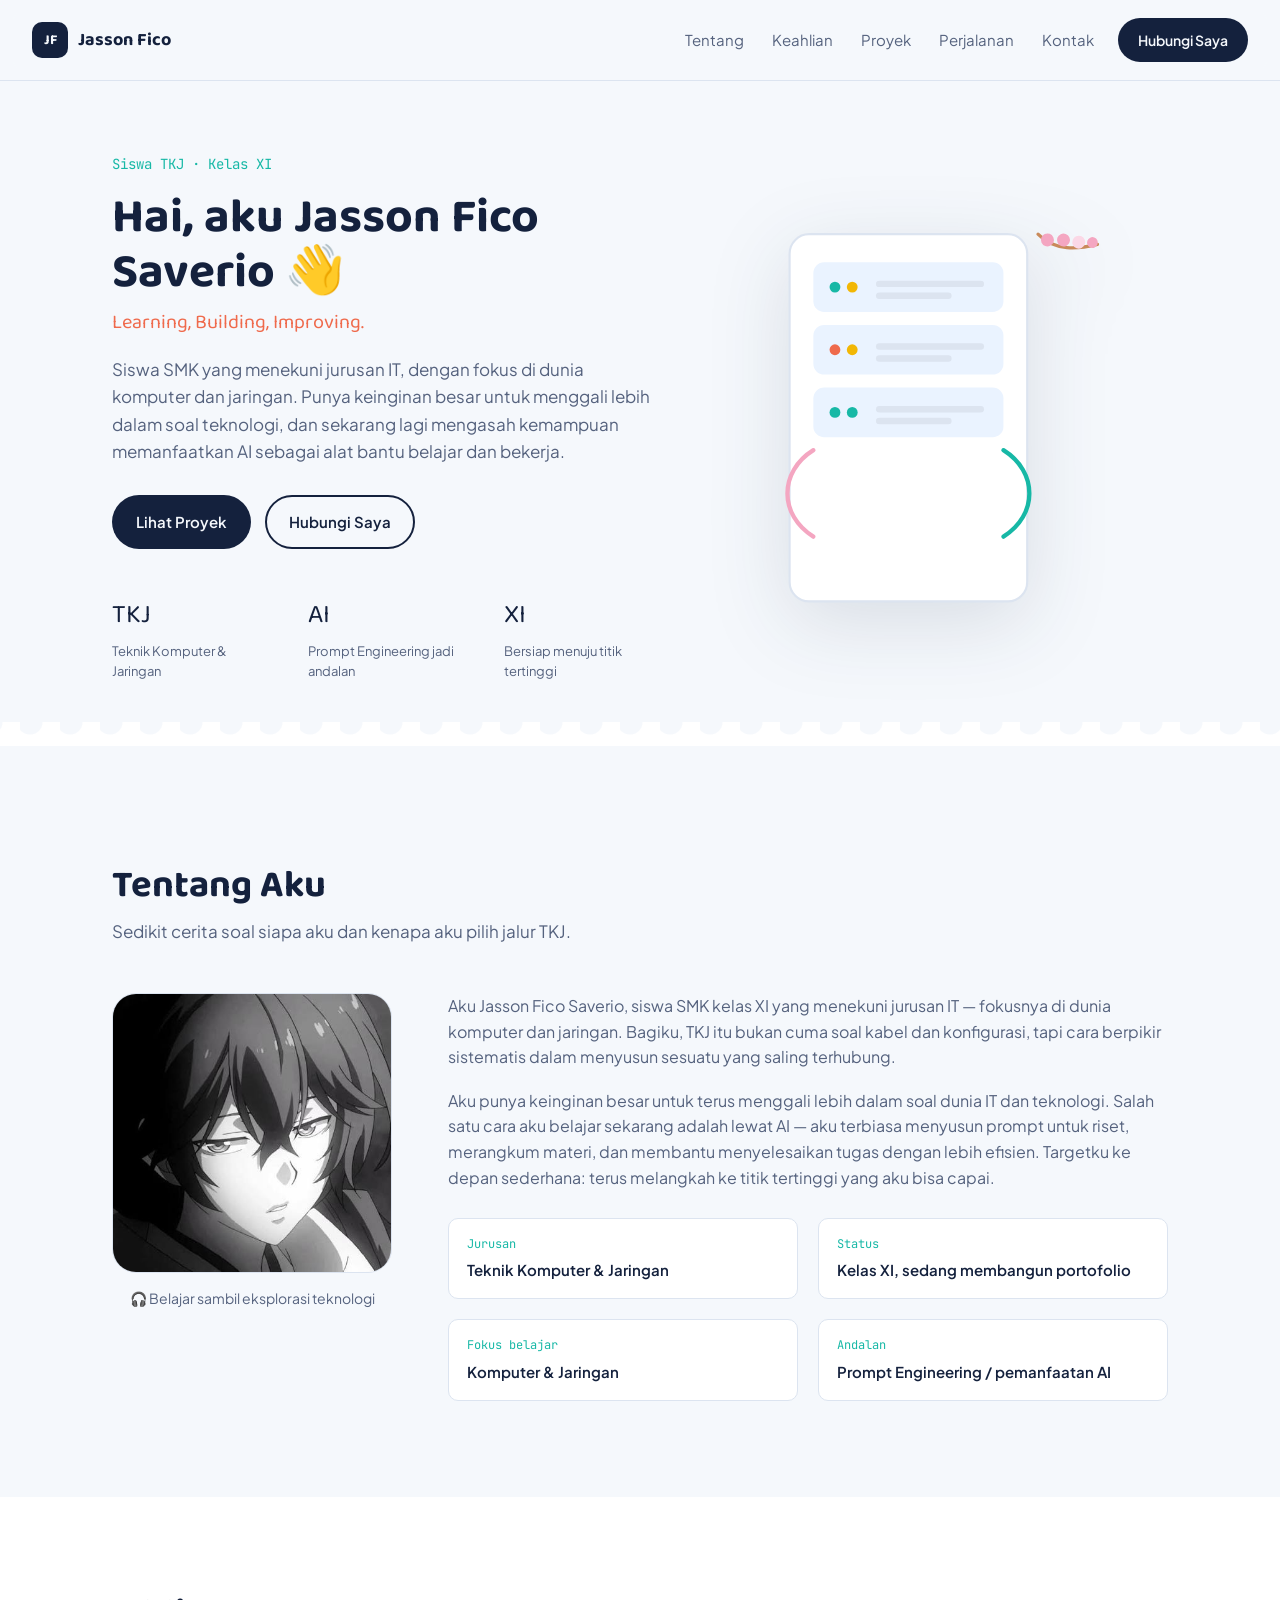
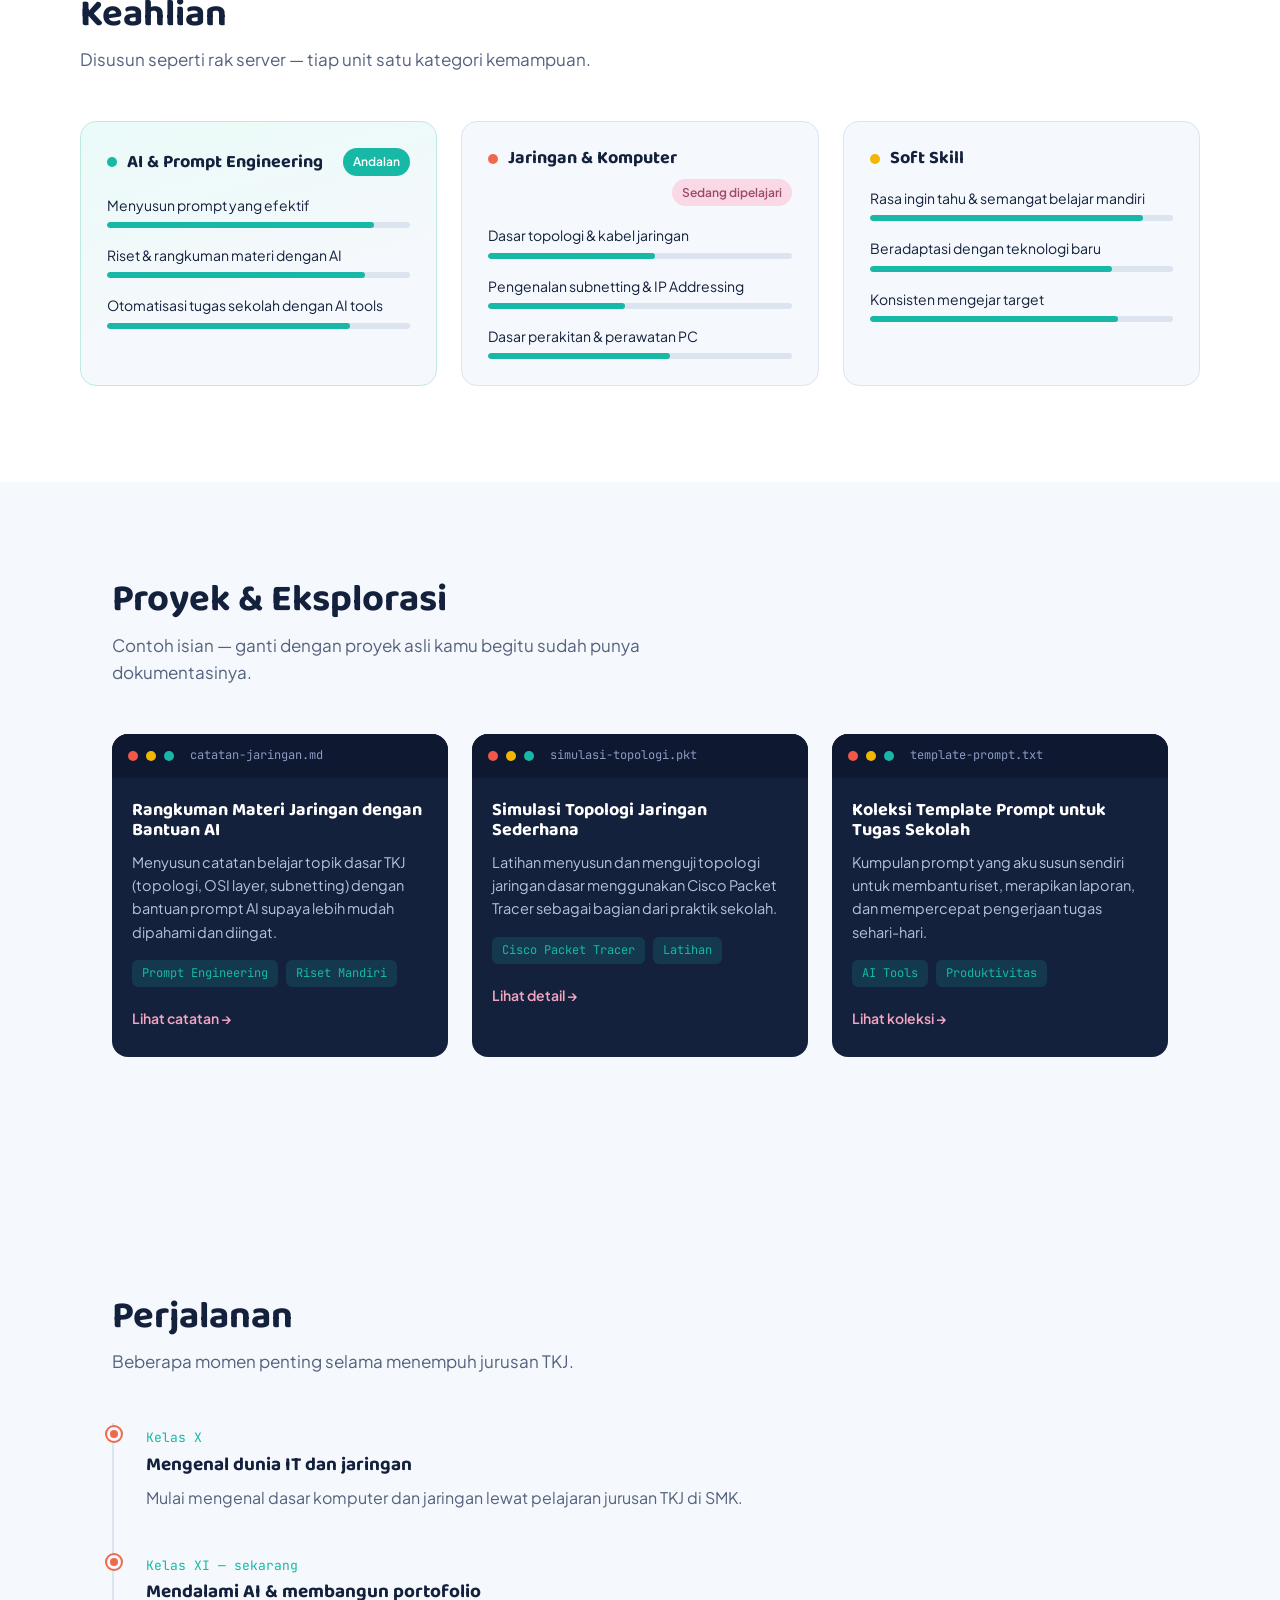
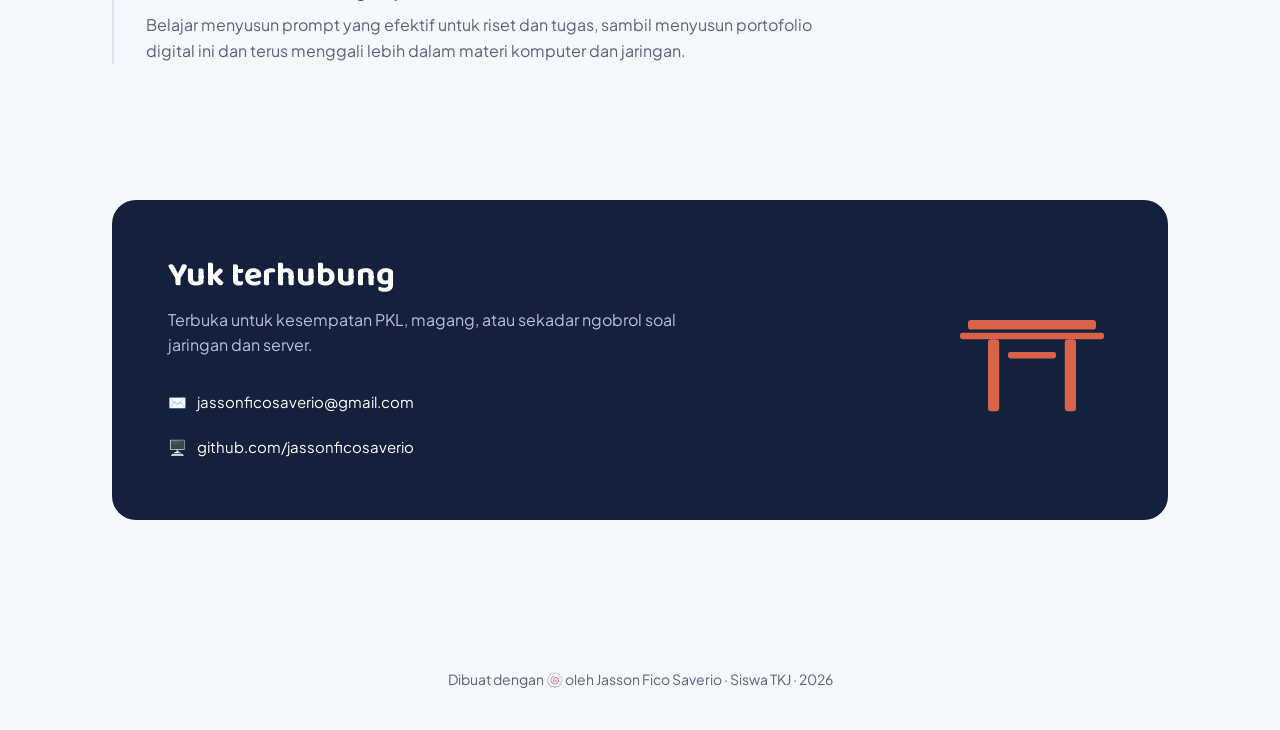
<file: index.html>
<!DOCTYPE html>
<html lang="id">
<head>
<meta charset="UTF-8">
<meta name="viewport" content="width=device-width, initial-scale=1.0">
<title>Jasson Fico Saverio — Siswa TKJ</title>
<meta name="description" content="Portofolio digital Jasson Fico Saverio, siswa Teknik Komputer dan Jaringan (TKJ).">
<link rel="preconnect" href="https://fonts.googleapis.com">
<link rel="preconnect" href="https://fonts.gstatic.com" crossorigin>
<link href="https://fonts.googleapis.com/css2?family=Baloo+2:wght@500;600;700;800&family=Plus+Jakarta+Sans:ital,wght@0,400;0,500;0,600;0,700;1,400&family=JetBrains+Mono:wght@400;500&display=swap" rel="stylesheet">
<link rel="stylesheet" href="style.css">
</head>
<body>

<!-- kelopak sakura dekoratif, dijalankan lewat script.js -->
<div class="sakura-layer" id="sakuraLayer" aria-hidden="true"></div>

<header class="navbar" id="navbar">
  <a href="#beranda" class="brand">
    <span class="brand-badge">JF</span>
    <span class="brand-text">Jasson Fico</span>
  </a>
  <nav class="nav-links" id="navLinks">
    <a href="#tentang">Tentang</a>
    <a href="#keahlian">Keahlian</a>
    <a href="#proyek">Proyek</a>
    <a href="#perjalanan">Perjalanan</a>
    <a href="#kontak">Kontak</a>
  </nav>
  <a href="#kontak" class="btn btn-primary btn-small">Hubungi Saya</a>
  <button class="nav-toggle" id="navToggle" aria-label="Buka menu" aria-expanded="false">
    <span></span><span></span><span></span>
  </button>
</header>

<main>

  <!-- ===== HERO ===== -->
  <section class="hero" id="beranda">
    <div class="hero-text">
      <p class="hero-kicker">Siswa TKJ · Kelas XI</p>
      <h1>Hai, aku Jasson Fico Saverio <span class="wave">👋</span></h1>
      <p class="hero-tagline">Learning, Building, Improving.</p>
      <p class="hero-desc">
        Siswa SMK yang menekuni jurusan IT, dengan fokus di dunia komputer dan jaringan. Punya keinginan besar untuk menggali lebih dalam soal teknologi, dan sekarang lagi mengasah kemampuan memanfaatkan AI sebagai alat bantu belajar dan bekerja.
      </p>
      <div class="hero-actions">
        <a href="#proyek" class="btn btn-primary">Lihat Proyek</a>
        <a href="#kontak" class="btn btn-outline">Hubungi Saya</a>
      </div>
      <!-- Kalau nanti sudah punya CV, tambahkan tombol lagi di sini, misalnya:
      <a href="link-cv-kamu.pdf" class="btn btn-outline" target="_blank">Unduh CV</a> -->
      <div class="hero-stats">
        <div class="stat">
          <span class="stat-num">TKJ</span>
          <span class="stat-label">Teknik Komputer &amp; Jaringan</span>
        </div>
        <div class="stat">
          <span class="stat-num">AI</span>
          <span class="stat-label">Prompt Engineering jadi andalan</span>
        </div>
        <div class="stat">
          <span class="stat-num">XI</span>
          <span class="stat-label">Bersiap menuju titik tertinggi</span>
        </div>
      </div>
    </div>

    <div class="hero-art" aria-hidden="true">
      <svg viewBox="0 0 420 420" class="rack-illustration">
        <!-- rak server sederhana -->
        <rect x="70" y="40" width="220" height="340" rx="18" fill="var(--surface)" stroke="var(--line)" stroke-width="2"/>
        <g class="rack-unit">
          <rect x="92" y="66" width="176" height="46" rx="10" fill="#EAF3FF"/>
          <circle cx="112" cy="89" r="5" fill="var(--teal)"/>
          <circle cx="128" cy="89" r="5" fill="var(--gold)"/>
          <rect x="150" y="83" width="100" height="6" rx="3" fill="var(--line)"/>
          <rect x="150" y="94" width="70" height="6" rx="3" fill="var(--line)"/>
        </g>
        <g class="rack-unit rack-unit-2">
          <rect x="92" y="124" width="176" height="46" rx="10" fill="#EAF3FF"/>
          <circle cx="112" cy="147" r="5" fill="var(--coral)"/>
          <circle cx="128" cy="147" r="5" fill="var(--gold)"/>
          <rect x="150" y="141" width="100" height="6" rx="3" fill="var(--line)"/>
          <rect x="150" y="152" width="70" height="6" rx="3" fill="var(--line)"/>
        </g>
        <g class="rack-unit rack-unit-3">
          <rect x="92" y="182" width="176" height="46" rx="10" fill="#EAF3FF"/>
          <circle cx="112" cy="205" r="5" fill="var(--teal)"/>
          <circle cx="128" cy="205" r="5" fill="var(--teal)"/>
          <rect x="150" y="199" width="100" height="6" rx="3" fill="var(--line)"/>
          <rect x="150" y="210" width="70" height="6" rx="3" fill="var(--line)"/>
        </g>
        <!-- kabel -->
        <path d="M92 240 C 60 260, 60 300, 92 320" fill="none" stroke="var(--sakura)" stroke-width="4" stroke-linecap="round"/>
        <path d="M268 240 C 300 260, 300 300, 268 320" fill="none" stroke="var(--teal)" stroke-width="4" stroke-linecap="round"/>
        <!-- ranting sakura kecil di pojok -->
        <g transform="translate(300,40) rotate(20)">
          <path d="M0 0 C 20 10, 40 0, 55 -10" fill="none" stroke="#C98A5A" stroke-width="3" stroke-linecap="round"/>
          <circle cx="10" cy="2" r="6" fill="var(--sakura)"/>
          <circle cx="24" cy="-3" r="6" fill="var(--sakura)"/>
          <circle cx="38" cy="-6" r="6" fill="var(--sakura-soft)"/>
          <circle cx="50" cy="-10" r="5" fill="var(--sakura)"/>
        </g>
      </svg>
    </div>
  </section>

  <div class="wave-divider" aria-hidden="true"></div>

  <!-- ===== TENTANG ===== -->
  <section class="section" id="tentang">
    <div class="section-head">
      <h2>Tentang Aku</h2>
      <p>Sedikit cerita soal siapa aku dan kenapa aku pilih jalur TKJ.</p>
    </div>

    <div class="about-grid">
      <div class="about-photo">
        <div class="photo-frame">
          <!-- Ilustrasi avatar orisinal — ganti dengan foto asli kamu kapan saja -->
          <img src="images.jpg" alt="Foto profil" class="avatar-illustration">
            <circle cx="100" cy="100" r="100" fill="#DCEBFF"/>
            <!-- badan -->
            <path d="M38 208 C 38 152, 64 122, 100 122 C 136 122, 162 152, 162 208 Z" fill="#2B3A67"/>
            <path d="M78 128 L 100 150 L 122 128" fill="none" stroke="#EDF1FB" stroke-width="6" stroke-linecap="round" stroke-linejoin="round"/>
            <!-- wajah -->
            <circle cx="100" cy="94" r="47" fill="#FBD9BB"/>
            <!-- mata besar bergaya anime -->
            <g>
              <ellipse cx="80" cy="96" rx="10" ry="13" fill="#20263B"/>
              <circle cx="83" cy="90" r="3.4" fill="#FFFFFF"/>
              <ellipse cx="120" cy="96" rx="10" ry="13" fill="#20263B"/>
              <circle cx="123" cy="90" r="3.4" fill="#FFFFFF"/>
            </g>
            <path d="M68 84 Q 80 76, 92 84" fill="none" stroke="#20263B" stroke-width="3" stroke-linecap="round"/>
            <path d="M108 84 Q 120 76, 132 84" fill="none" stroke="#20263B" stroke-width="3" stroke-linecap="round"/>
            <path d="M92 118 Q 100 124, 108 118" fill="none" stroke="#B5734A" stroke-width="3" stroke-linecap="round"/>
            <circle cx="68" cy="106" r="8" fill="#F4A6C1" opacity="0.5"/>
            <circle cx="132" cy="106" r="8" fill="#F4A6C1" opacity="0.5"/>
            <!-- rambut spiky bergaya anime dengan aksen teal -->
            <path d="M46 92 C 38 46, 66 18, 100 18 C 136 18, 164 44, 156 90
                     C 150 70, 146 86, 138 66 C 130 84, 120 60, 112 78
                     C 104 58, 96 80, 88 62 C 80 82, 70 64, 62 82
                     C 58 68, 50 78, 46 92 Z" fill="#20263B"/>
            <path d="M96 20 C 90 34, 92 44, 100 50" fill="none" stroke="#17B8A6" stroke-width="5" stroke-linecap="round"/>
            <path d="M118 24 C 114 36, 118 44, 126 48" fill="none" stroke="#17B8A6" stroke-width="5" stroke-linecap="round"/>
            <path d="M40 90 C 30 90, 24 102, 30 114" fill="none" stroke="#20263B" stroke-width="8" stroke-linecap="round"/>
            <path d="M160 90 C 170 90, 176 102, 170 114" fill="none" stroke="#20263B" stroke-width="8" stroke-linecap="round"/>
          </svg>
        </div>
        <div class="photo-tag">🎧 Belajar sambil eksplorasi teknologi</div>
      </div>

      <div class="about-body">
        <p>
          Aku Jasson Fico Saverio, siswa SMK kelas XI yang menekuni jurusan IT — fokusnya di dunia komputer dan jaringan. Bagiku, TKJ itu bukan cuma soal kabel dan konfigurasi, tapi cara berpikir sistematis dalam menyusun sesuatu yang saling terhubung.
        </p>
        <p>
          Aku punya keinginan besar untuk terus menggali lebih dalam soal dunia IT dan teknologi. Salah satu cara aku belajar sekarang adalah lewat AI — aku terbiasa menyusun prompt untuk riset, merangkum materi, dan membantu menyelesaikan tugas dengan lebih efisien. Targetku ke depan sederhana: terus melangkah ke titik tertinggi yang aku bisa capai.
        </p>

        <div class="quick-facts">
          <div class="fact">
            <span class="fact-label">Jurusan</span>
            <span class="fact-value">Teknik Komputer &amp; Jaringan</span>
          </div>
          <div class="fact">
            <span class="fact-label">Status</span>
            <span class="fact-value">Kelas XI, sedang membangun portofolio</span>
          </div>
          <div class="fact">
            <span class="fact-label">Fokus belajar</span>
            <span class="fact-value">Komputer &amp; Jaringan</span>
          </div>
          <div class="fact">
            <span class="fact-label">Andalan</span>
            <span class="fact-value">Prompt Engineering / pemanfaatan AI</span>
          </div>
        </div>
      </div>
    </div>
  </section>

  <!-- ===== KEAHLIAN ===== -->
  <section class="section section-alt" id="keahlian">
    <div class="section-head">
      <h2>Keahlian</h2>
      <p>Disusun seperti rak server — tiap unit satu kategori kemampuan.</p>
    </div>

    <div class="rack-grid">

      <div class="rack-card rack-card-featured">
        <div class="rack-card-head">
          <span class="rack-led led-teal"></span>
          <h3>AI &amp; Prompt Engineering</h3>
          <span class="rack-badge">Andalan</span>
        </div>
        <ul class="skill-list">
          <li><span>Menyusun prompt yang efektif</span><div class="skill-bar"><i style="width:88%"></i></div></li>
          <li><span>Riset &amp; rangkuman materi dengan AI</span><div class="skill-bar"><i style="width:85%"></i></div></li>
          <li><span>Otomatisasi tugas sekolah dengan AI tools</span><div class="skill-bar"><i style="width:80%"></i></div></li>
        </ul>
      </div>

      <div class="rack-card">
        <div class="rack-card-head">
          <span class="rack-led led-coral"></span>
          <h3>Jaringan &amp; Komputer</h3>
          <span class="rack-badge rack-badge-muted">Sedang dipelajari</span>
        </div>
        <ul class="skill-list">
          <li><span>Dasar topologi &amp; kabel jaringan</span><div class="skill-bar"><i style="width:55%"></i></div></li>
          <li><span>Pengenalan subnetting &amp; IP Addressing</span><div class="skill-bar"><i style="width:45%"></i></div></li>
          <li><span>Dasar perakitan &amp; perawatan PC</span><div class="skill-bar"><i style="width:60%"></i></div></li>
        </ul>
      </div>

      <div class="rack-card">
        <div class="rack-card-head">
          <span class="rack-led led-gold"></span>
          <h3>Soft Skill</h3>
        </div>
        <ul class="skill-list">
          <li><span>Rasa ingin tahu &amp; semangat belajar mandiri</span><div class="skill-bar"><i style="width:90%"></i></div></li>
          <li><span>Beradaptasi dengan teknologi baru</span><div class="skill-bar"><i style="width:80%"></i></div></li>
          <li><span>Konsisten mengejar target</span><div class="skill-bar"><i style="width:82%"></i></div></li>
        </ul>
      </div>

    </div>
  </section>

  <!-- ===== PROYEK ===== -->
  <section class="section" id="proyek">
    <div class="section-head">
      <h2>Proyek &amp; Eksplorasi</h2>
      <p>Contoh isian — ganti dengan proyek asli kamu begitu sudah punya dokumentasinya.</p>
    </div>

    <div class="terminal-grid">

      <article class="terminal-card">
        <div class="terminal-bar">
          <span class="dot dot-red"></span><span class="dot dot-yellow"></span><span class="dot dot-green"></span>
          <span class="terminal-title">catatan-jaringan.md</span>
        </div>
        <div class="terminal-body">
          <h3>Rangkuman Materi Jaringan dengan Bantuan AI</h3>
          <p>Menyusun catatan belajar topik dasar TKJ (topologi, OSI layer, subnetting) dengan bantuan prompt AI supaya lebih mudah dipahami dan diingat.</p>
          <div class="tag-list">
            <span class="tag">Prompt Engineering</span>
            <span class="tag">Riset Mandiri</span>
          </div>
          <a href="#" class="terminal-link">Lihat catatan →</a>
        </div>
      </article>

      <article class="terminal-card">
        <div class="terminal-bar">
          <span class="dot dot-red"></span><span class="dot dot-yellow"></span><span class="dot dot-green"></span>
          <span class="terminal-title">simulasi-topologi.pkt</span>
        </div>
        <div class="terminal-body">
          <h3>Simulasi Topologi Jaringan Sederhana</h3>
          <p>Latihan menyusun dan menguji topologi jaringan dasar menggunakan Cisco Packet Tracer sebagai bagian dari praktik sekolah.</p>
          <div class="tag-list">
            <span class="tag">Cisco Packet Tracer</span>
            <span class="tag">Latihan</span>
          </div>
          <a href="#" class="terminal-link">Lihat detail →</a>
        </div>
      </article>

      <article class="terminal-card">
        <div class="terminal-bar">
          <span class="dot dot-red"></span><span class="dot dot-yellow"></span><span class="dot dot-green"></span>
          <span class="terminal-title">template-prompt.txt</span>
        </div>
        <div class="terminal-body">
          <h3>Koleksi Template Prompt untuk Tugas Sekolah</h3>
          <p>Kumpulan prompt yang aku susun sendiri untuk membantu riset, merapikan laporan, dan mempercepat pengerjaan tugas sehari-hari.</p>
          <div class="tag-list">
            <span class="tag">AI Tools</span>
            <span class="tag">Produktivitas</span>
          </div>
          <a href="#" class="terminal-link">Lihat koleksi →</a>
        </div>
      </article>

    </div>
  </section>

  <div class="wave-divider wave-divider-alt" aria-hidden="true"></div>

  <!-- ===== PERJALANAN / TIMELINE ===== -->
  <section class="section" id="perjalanan">
    <div class="section-head">
      <h2>Perjalanan</h2>
      <p>Beberapa momen penting selama menempuh jurusan TKJ.</p>
    </div>

    <ol class="timeline">
      <li class="timeline-item">
        <div class="timeline-dot"></div>
        <div class="timeline-content">
          <span class="timeline-date">Kelas X</span>
          <h3>Mengenal dunia IT dan jaringan</h3>
          <p>Mulai mengenal dasar komputer dan jaringan lewat pelajaran jurusan TKJ di SMK.</p>
        </div>
      </li>
      <li class="timeline-item">
        <div class="timeline-dot"></div>
        <div class="timeline-content">
          <span class="timeline-date">Kelas XI — sekarang</span>
          <h3>Mendalami AI &amp; membangun portofolio</h3>
          <p>Belajar menyusun prompt yang efektif untuk riset dan tugas, sambil menyusun portofolio digital ini dan terus menggali lebih dalam materi komputer dan jaringan.</p>
        </div>
      </li>
    </ol>
  </section>

  <!-- ===== KONTAK ===== -->
  <section class="section section-contact" id="kontak">
    <div class="contact-card">
      <div class="contact-text">
        <h2>Yuk terhubung</h2>
        <p>Terbuka untuk kesempatan PKL, magang, atau sekadar ngobrol soal jaringan dan server.</p>
        <div class="contact-list">
          <a href="mailto:jassonficosaverio@gmail.com" class="contact-item">
            <span class="contact-icon">✉️</span> jassonficosaverio@gmail.com
          </a>
          <a href="https://github.com/jassonficosaverio" target="_blank" rel="noopener" class="contact-item">
            <span class="contact-icon">🖥️</span> github.com/jassonficosaverio
          </a>
        </div>
      </div>
      <svg class="torii" viewBox="0 0 200 160" aria-hidden="true">
        <rect x="20" y="30" width="160" height="12" rx="4" fill="var(--coral)"/>
        <rect x="10" y="46" width="180" height="8" rx="3" fill="var(--coral)"/>
        <rect x="45" y="54" width="14" height="90" rx="4" fill="var(--coral)"/>
        <rect x="141" y="54" width="14" height="90" rx="4" fill="var(--coral)"/>
        <rect x="70" y="70" width="60" height="8" rx="3" fill="var(--coral)"/>
      </svg>
    </div>
  </section>

</main>

<footer class="footer">
  <p>Dibuat dengan 🍥 oleh Jasson Fico Saverio · Siswa TKJ · <span id="year"></span></p>
</footer>

<script src="script.js"></script>
</body>
</html>
</file>
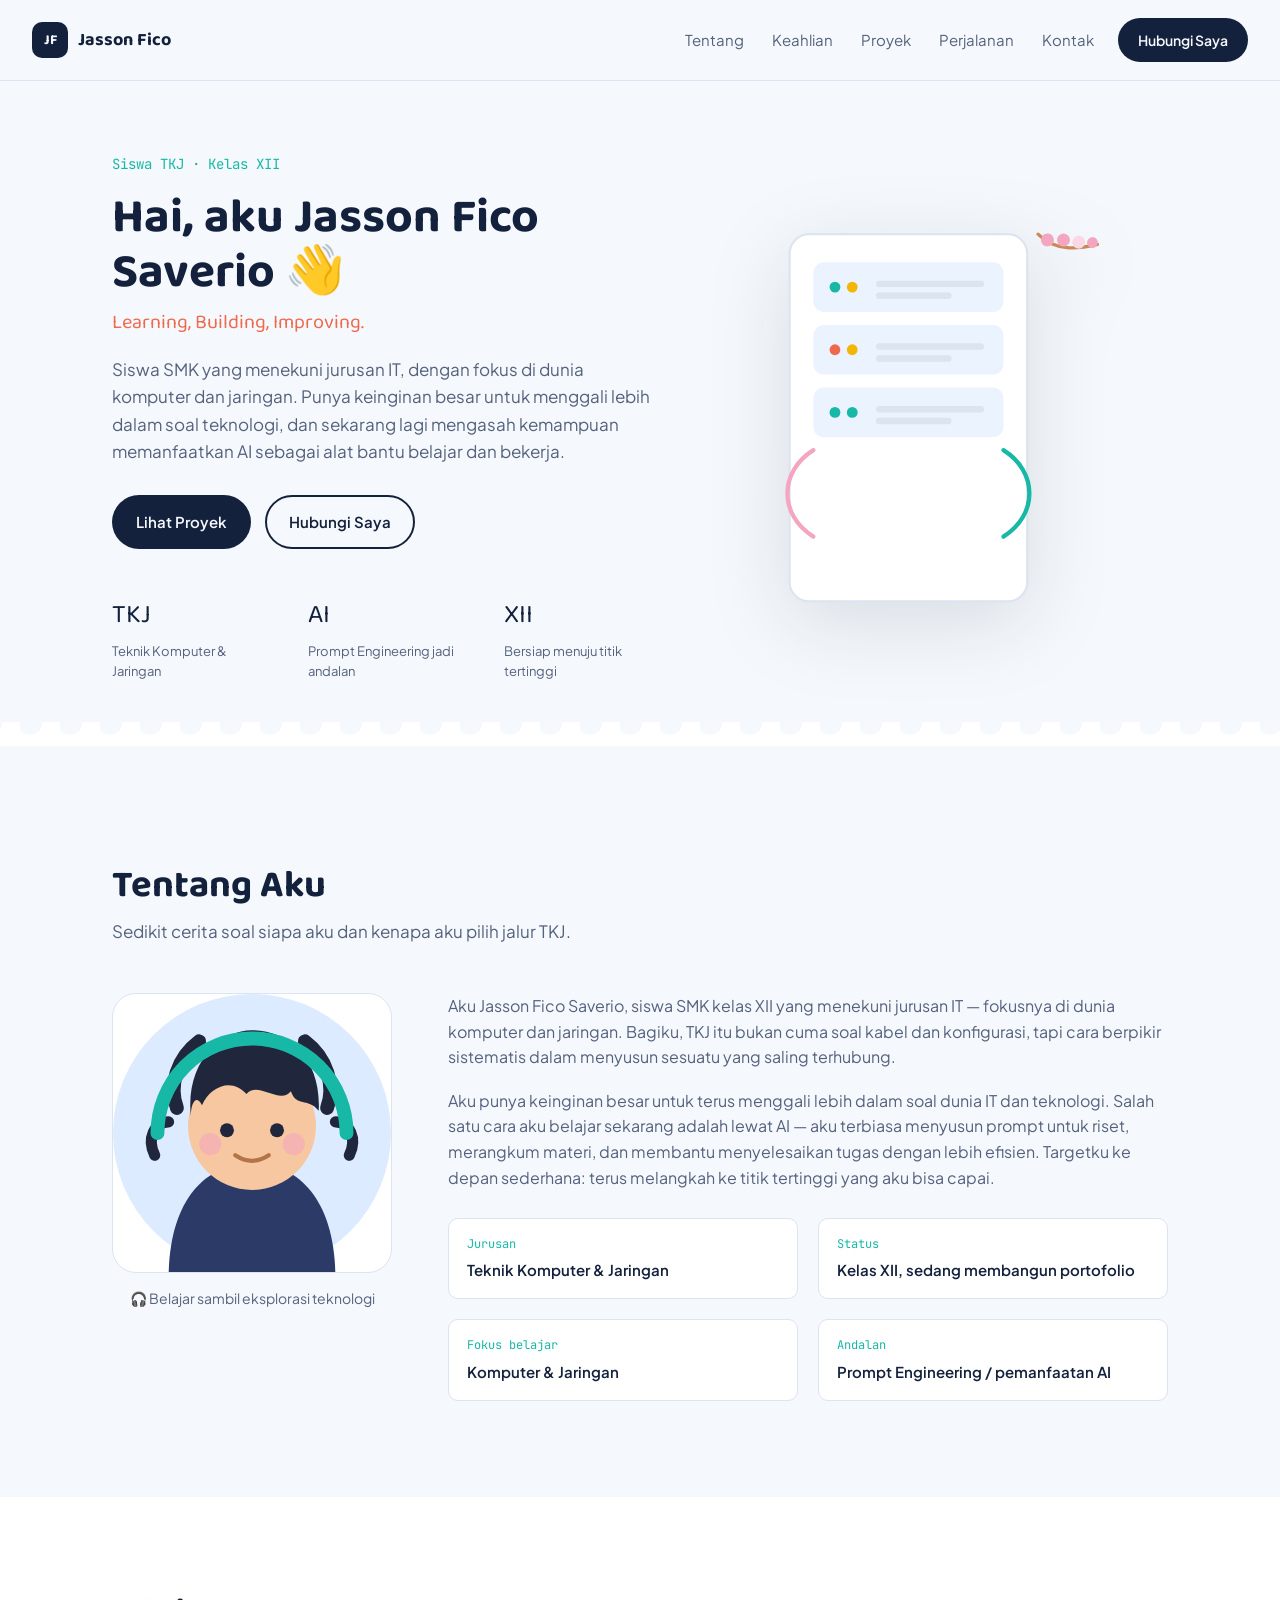
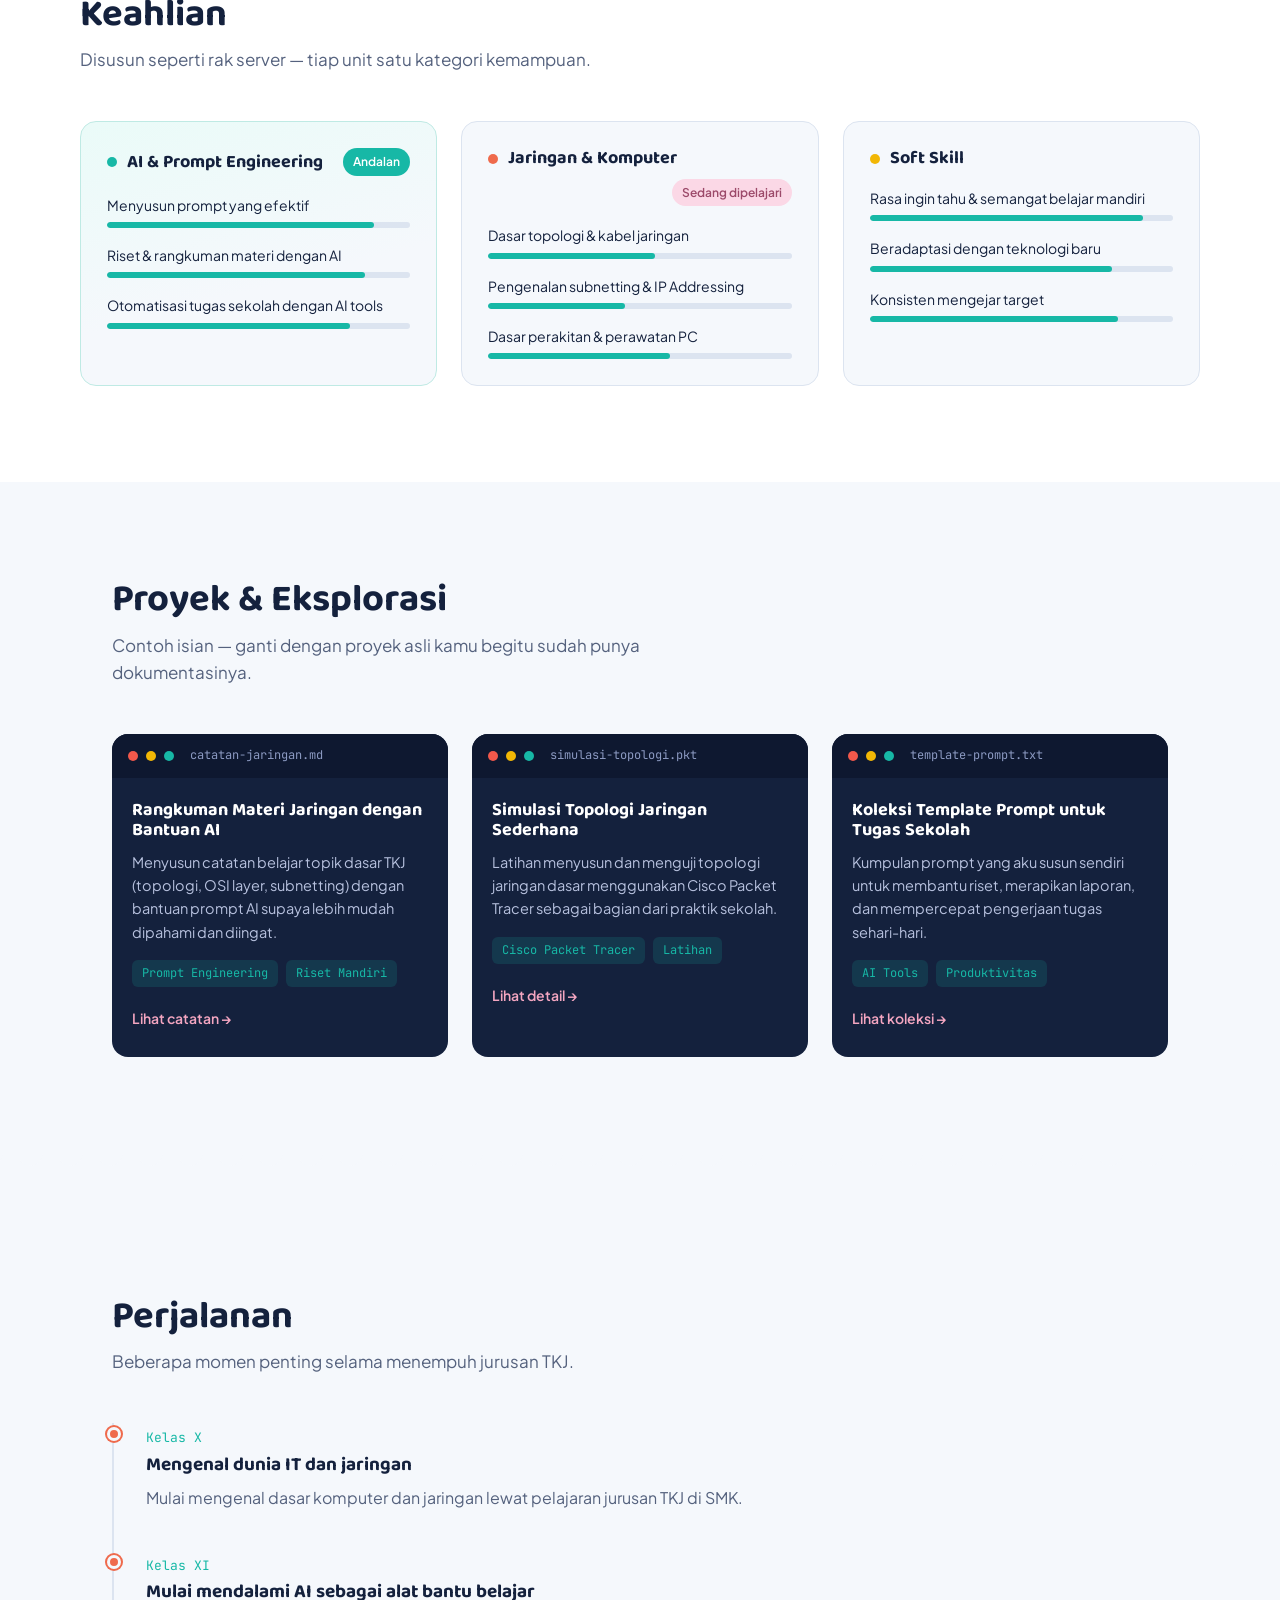
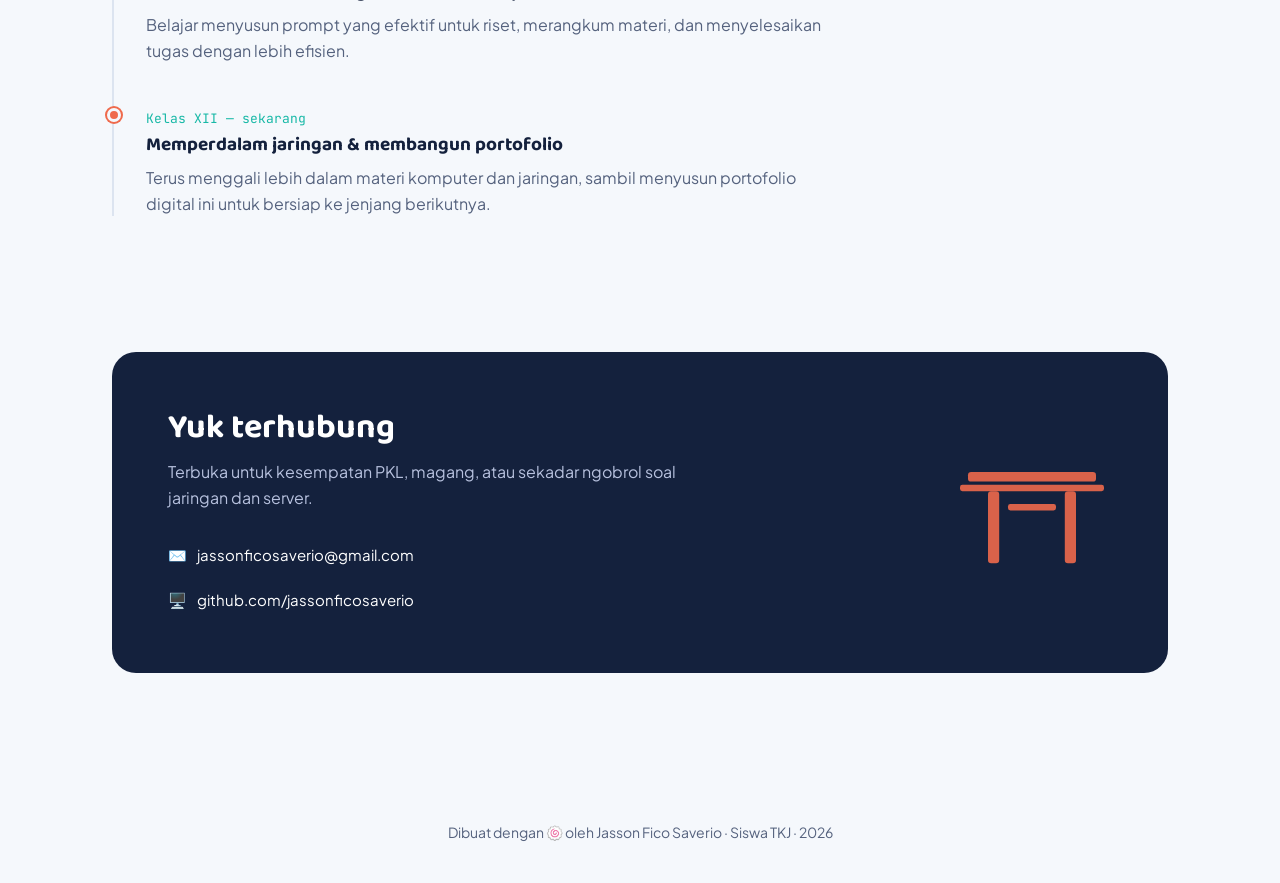
<file: index(1).html>
<!DOCTYPE html>
<html lang="id">
<head>
<meta charset="UTF-8">
<meta name="viewport" content="width=device-width, initial-scale=1.0">
<title>Jasson Fico Saverio — Siswa TKJ</title>
<meta name="description" content="Portofolio digital Jasson Fico Saverio, siswa Teknik Komputer dan Jaringan (TKJ).">
<link rel="preconnect" href="https://fonts.googleapis.com">
<link rel="preconnect" href="https://fonts.gstatic.com" crossorigin>
<link href="https://fonts.googleapis.com/css2?family=Baloo+2:wght@500;600;700;800&family=Plus+Jakarta+Sans:ital,wght@0,400;0,500;0,600;0,700;1,400&family=JetBrains+Mono:wght@400;500&display=swap" rel="stylesheet">
<link rel="stylesheet" href="style.css">
</head>
<body>

<!-- kelopak sakura dekoratif, dijalankan lewat script.js -->
<div class="sakura-layer" id="sakuraLayer" aria-hidden="true"></div>

<header class="navbar" id="navbar">
  <a href="#beranda" class="brand">
    <span class="brand-badge">JF</span>
    <span class="brand-text">Jasson Fico</span>
  </a>
  <nav class="nav-links" id="navLinks">
    <a href="#tentang">Tentang</a>
    <a href="#keahlian">Keahlian</a>
    <a href="#proyek">Proyek</a>
    <a href="#perjalanan">Perjalanan</a>
    <a href="#kontak">Kontak</a>
  </nav>
  <a href="#kontak" class="btn btn-primary btn-small">Hubungi Saya</a>
  <button class="nav-toggle" id="navToggle" aria-label="Buka menu" aria-expanded="false">
    <span></span><span></span><span></span>
  </button>
</header>

<main>

  <!-- ===== HERO ===== -->
  <section class="hero" id="beranda">
    <div class="hero-text">
      <p class="hero-kicker">Siswa TKJ · Kelas XII</p>
      <h1>Hai, aku Jasson Fico Saverio <span class="wave">👋</span></h1>
      <p class="hero-tagline">Learning, Building, Improving.</p>
      <p class="hero-desc">
        Siswa SMK yang menekuni jurusan IT, dengan fokus di dunia komputer dan jaringan. Punya keinginan besar untuk menggali lebih dalam soal teknologi, dan sekarang lagi mengasah kemampuan memanfaatkan AI sebagai alat bantu belajar dan bekerja.
      </p>
      <div class="hero-actions">
        <a href="#proyek" class="btn btn-primary">Lihat Proyek</a>
        <a href="#kontak" class="btn btn-outline">Hubungi Saya</a>
      </div>
      <!-- Kalau nanti sudah punya CV, tambahkan tombol lagi di sini, misalnya:
      <a href="link-cv-kamu.pdf" class="btn btn-outline" target="_blank">Unduh CV</a> -->
      <div class="hero-stats">
        <div class="stat">
          <span class="stat-num">TKJ</span>
          <span class="stat-label">Teknik Komputer &amp; Jaringan</span>
        </div>
        <div class="stat">
          <span class="stat-num">AI</span>
          <span class="stat-label">Prompt Engineering jadi andalan</span>
        </div>
        <div class="stat">
          <span class="stat-num">XII</span>
          <span class="stat-label">Bersiap menuju titik tertinggi</span>
        </div>
      </div>
    </div>

    <div class="hero-art" aria-hidden="true">
      <svg viewBox="0 0 420 420" class="rack-illustration">
        <!-- rak server sederhana -->
        <rect x="70" y="40" width="220" height="340" rx="18" fill="var(--surface)" stroke="var(--line)" stroke-width="2"/>
        <g class="rack-unit">
          <rect x="92" y="66" width="176" height="46" rx="10" fill="#EAF3FF"/>
          <circle cx="112" cy="89" r="5" fill="var(--teal)"/>
          <circle cx="128" cy="89" r="5" fill="var(--gold)"/>
          <rect x="150" y="83" width="100" height="6" rx="3" fill="var(--line)"/>
          <rect x="150" y="94" width="70" height="6" rx="3" fill="var(--line)"/>
        </g>
        <g class="rack-unit rack-unit-2">
          <rect x="92" y="124" width="176" height="46" rx="10" fill="#EAF3FF"/>
          <circle cx="112" cy="147" r="5" fill="var(--coral)"/>
          <circle cx="128" cy="147" r="5" fill="var(--gold)"/>
          <rect x="150" y="141" width="100" height="6" rx="3" fill="var(--line)"/>
          <rect x="150" y="152" width="70" height="6" rx="3" fill="var(--line)"/>
        </g>
        <g class="rack-unit rack-unit-3">
          <rect x="92" y="182" width="176" height="46" rx="10" fill="#EAF3FF"/>
          <circle cx="112" cy="205" r="5" fill="var(--teal)"/>
          <circle cx="128" cy="205" r="5" fill="var(--teal)"/>
          <rect x="150" y="199" width="100" height="6" rx="3" fill="var(--line)"/>
          <rect x="150" y="210" width="70" height="6" rx="3" fill="var(--line)"/>
        </g>
        <!-- kabel -->
        <path d="M92 240 C 60 260, 60 300, 92 320" fill="none" stroke="var(--sakura)" stroke-width="4" stroke-linecap="round"/>
        <path d="M268 240 C 300 260, 300 300, 268 320" fill="none" stroke="var(--teal)" stroke-width="4" stroke-linecap="round"/>
        <!-- ranting sakura kecil di pojok -->
        <g transform="translate(300,40) rotate(20)">
          <path d="M0 0 C 20 10, 40 0, 55 -10" fill="none" stroke="#C98A5A" stroke-width="3" stroke-linecap="round"/>
          <circle cx="10" cy="2" r="6" fill="var(--sakura)"/>
          <circle cx="24" cy="-3" r="6" fill="var(--sakura)"/>
          <circle cx="38" cy="-6" r="6" fill="var(--sakura-soft)"/>
          <circle cx="50" cy="-10" r="5" fill="var(--sakura)"/>
        </g>
      </svg>
    </div>
  </section>

  <div class="wave-divider" aria-hidden="true"></div>

  <!-- ===== TENTANG ===== -->
  <section class="section" id="tentang">
    <div class="section-head">
      <h2>Tentang Aku</h2>
      <p>Sedikit cerita soal siapa aku dan kenapa aku pilih jalur TKJ.</p>
    </div>

    <div class="about-grid">
      <div class="about-photo">
        <div class="photo-frame">
          <!-- Ilustrasi avatar orisinal — ganti dengan foto asli kamu kapan saja -->
          <svg viewBox="0 0 200 200" class="avatar-illustration" role="img" aria-label="Ilustrasi avatar Jasson">
            <circle cx="100" cy="100" r="100" fill="#DCEBFF"/>
            <path d="M40 205 C 40 150, 65 122, 100 122 C 135 122, 160 150, 160 205 Z" fill="#2B3A67"/>
            <circle cx="100" cy="95" r="46" fill="#F6C7A0"/>
            <path d="M56 88 C 52 48, 78 26, 100 26 C 126 26, 150 46, 148 84 C 140 74, 132 82, 128 70 C 120 80, 104 62, 96 72 C 86 60, 70 66, 64 80 C 60 72, 56 78, 56 88 Z" fill="#20263B"/>
            <path d="M46 82 C 40 66, 46 46, 62 34" fill="none" stroke="#20263B" stroke-width="10" stroke-linecap="round"/>
            <path d="M154 82 C 160 66, 154 46, 138 34" fill="none" stroke="#20263B" stroke-width="10" stroke-linecap="round"/>
            <circle cx="82" cy="98" r="5" fill="#20263B"/>
            <circle cx="118" cy="98" r="5" fill="#20263B"/>
            <path d="M88 116 Q 100 124, 112 116" fill="none" stroke="#B5734A" stroke-width="3" stroke-linecap="round"/>
            <circle cx="70" cy="108" r="8" fill="#F4A6C1" opacity="0.55"/>
            <circle cx="130" cy="108" r="8" fill="#F4A6C1" opacity="0.55"/>
            <path d="M40 92 C 30 92, 24 104, 30 116" fill="none" stroke="#20263B" stroke-width="8" stroke-linecap="round"/>
            <path d="M160 92 C 170 92, 176 104, 170 116" fill="none" stroke="#20263B" stroke-width="8" stroke-linecap="round"/>
            <path d="M32 100 A 68 68 0 0 1 168 100" fill="none" stroke="#17B8A6" stroke-width="10" stroke-linecap="round"/>
          </svg>
        </div>
        <div class="photo-tag">🎧 Belajar sambil eksplorasi teknologi</div>
      </div>

      <div class="about-body">
        <p>
          Aku Jasson Fico Saverio, siswa SMK kelas XII yang menekuni jurusan IT — fokusnya di dunia komputer dan jaringan. Bagiku, TKJ itu bukan cuma soal kabel dan konfigurasi, tapi cara berpikir sistematis dalam menyusun sesuatu yang saling terhubung.
        </p>
        <p>
          Aku punya keinginan besar untuk terus menggali lebih dalam soal dunia IT dan teknologi. Salah satu cara aku belajar sekarang adalah lewat AI — aku terbiasa menyusun prompt untuk riset, merangkum materi, dan membantu menyelesaikan tugas dengan lebih efisien. Targetku ke depan sederhana: terus melangkah ke titik tertinggi yang aku bisa capai.
        </p>

        <div class="quick-facts">
          <div class="fact">
            <span class="fact-label">Jurusan</span>
            <span class="fact-value">Teknik Komputer &amp; Jaringan</span>
          </div>
          <div class="fact">
            <span class="fact-label">Status</span>
            <span class="fact-value">Kelas XII, sedang membangun portofolio</span>
          </div>
          <div class="fact">
            <span class="fact-label">Fokus belajar</span>
            <span class="fact-value">Komputer &amp; Jaringan</span>
          </div>
          <div class="fact">
            <span class="fact-label">Andalan</span>
            <span class="fact-value">Prompt Engineering / pemanfaatan AI</span>
          </div>
        </div>
      </div>
    </div>
  </section>

  <!-- ===== KEAHLIAN ===== -->
  <section class="section section-alt" id="keahlian">
    <div class="section-head">
      <h2>Keahlian</h2>
      <p>Disusun seperti rak server — tiap unit satu kategori kemampuan.</p>
    </div>

    <div class="rack-grid">

      <div class="rack-card rack-card-featured">
        <div class="rack-card-head">
          <span class="rack-led led-teal"></span>
          <h3>AI &amp; Prompt Engineering</h3>
          <span class="rack-badge">Andalan</span>
        </div>
        <ul class="skill-list">
          <li><span>Menyusun prompt yang efektif</span><div class="skill-bar"><i style="width:88%"></i></div></li>
          <li><span>Riset &amp; rangkuman materi dengan AI</span><div class="skill-bar"><i style="width:85%"></i></div></li>
          <li><span>Otomatisasi tugas sekolah dengan AI tools</span><div class="skill-bar"><i style="width:80%"></i></div></li>
        </ul>
      </div>

      <div class="rack-card">
        <div class="rack-card-head">
          <span class="rack-led led-coral"></span>
          <h3>Jaringan &amp; Komputer</h3>
          <span class="rack-badge rack-badge-muted">Sedang dipelajari</span>
        </div>
        <ul class="skill-list">
          <li><span>Dasar topologi &amp; kabel jaringan</span><div class="skill-bar"><i style="width:55%"></i></div></li>
          <li><span>Pengenalan subnetting &amp; IP Addressing</span><div class="skill-bar"><i style="width:45%"></i></div></li>
          <li><span>Dasar perakitan &amp; perawatan PC</span><div class="skill-bar"><i style="width:60%"></i></div></li>
        </ul>
      </div>

      <div class="rack-card">
        <div class="rack-card-head">
          <span class="rack-led led-gold"></span>
          <h3>Soft Skill</h3>
        </div>
        <ul class="skill-list">
          <li><span>Rasa ingin tahu &amp; semangat belajar mandiri</span><div class="skill-bar"><i style="width:90%"></i></div></li>
          <li><span>Beradaptasi dengan teknologi baru</span><div class="skill-bar"><i style="width:80%"></i></div></li>
          <li><span>Konsisten mengejar target</span><div class="skill-bar"><i style="width:82%"></i></div></li>
        </ul>
      </div>

    </div>
  </section>

  <!-- ===== PROYEK ===== -->
  <section class="section" id="proyek">
    <div class="section-head">
      <h2>Proyek &amp; Eksplorasi</h2>
      <p>Contoh isian — ganti dengan proyek asli kamu begitu sudah punya dokumentasinya.</p>
    </div>

    <div class="terminal-grid">

      <article class="terminal-card">
        <div class="terminal-bar">
          <span class="dot dot-red"></span><span class="dot dot-yellow"></span><span class="dot dot-green"></span>
          <span class="terminal-title">catatan-jaringan.md</span>
        </div>
        <div class="terminal-body">
          <h3>Rangkuman Materi Jaringan dengan Bantuan AI</h3>
          <p>Menyusun catatan belajar topik dasar TKJ (topologi, OSI layer, subnetting) dengan bantuan prompt AI supaya lebih mudah dipahami dan diingat.</p>
          <div class="tag-list">
            <span class="tag">Prompt Engineering</span>
            <span class="tag">Riset Mandiri</span>
          </div>
          <a href="#" class="terminal-link">Lihat catatan →</a>
        </div>
      </article>

      <article class="terminal-card">
        <div class="terminal-bar">
          <span class="dot dot-red"></span><span class="dot dot-yellow"></span><span class="dot dot-green"></span>
          <span class="terminal-title">simulasi-topologi.pkt</span>
        </div>
        <div class="terminal-body">
          <h3>Simulasi Topologi Jaringan Sederhana</h3>
          <p>Latihan menyusun dan menguji topologi jaringan dasar menggunakan Cisco Packet Tracer sebagai bagian dari praktik sekolah.</p>
          <div class="tag-list">
            <span class="tag">Cisco Packet Tracer</span>
            <span class="tag">Latihan</span>
          </div>
          <a href="#" class="terminal-link">Lihat detail →</a>
        </div>
      </article>

      <article class="terminal-card">
        <div class="terminal-bar">
          <span class="dot dot-red"></span><span class="dot dot-yellow"></span><span class="dot dot-green"></span>
          <span class="terminal-title">template-prompt.txt</span>
        </div>
        <div class="terminal-body">
          <h3>Koleksi Template Prompt untuk Tugas Sekolah</h3>
          <p>Kumpulan prompt yang aku susun sendiri untuk membantu riset, merapikan laporan, dan mempercepat pengerjaan tugas sehari-hari.</p>
          <div class="tag-list">
            <span class="tag">AI Tools</span>
            <span class="tag">Produktivitas</span>
          </div>
          <a href="#" class="terminal-link">Lihat koleksi →</a>
        </div>
      </article>

    </div>
  </section>

  <div class="wave-divider wave-divider-alt" aria-hidden="true"></div>

  <!-- ===== PERJALANAN / TIMELINE ===== -->
  <section class="section" id="perjalanan">
    <div class="section-head">
      <h2>Perjalanan</h2>
      <p>Beberapa momen penting selama menempuh jurusan TKJ.</p>
    </div>

    <ol class="timeline">
      <li class="timeline-item">
        <div class="timeline-dot"></div>
        <div class="timeline-content">
          <span class="timeline-date">Kelas X</span>
          <h3>Mengenal dunia IT dan jaringan</h3>
          <p>Mulai mengenal dasar komputer dan jaringan lewat pelajaran jurusan TKJ di SMK.</p>
        </div>
      </li>
      <li class="timeline-item">
        <div class="timeline-dot"></div>
        <div class="timeline-content">
          <span class="timeline-date">Kelas XI</span>
          <h3>Mulai mendalami AI sebagai alat bantu belajar</h3>
          <p>Belajar menyusun prompt yang efektif untuk riset, merangkum materi, dan menyelesaikan tugas dengan lebih efisien.</p>
        </div>
      </li>
      <li class="timeline-item">
        <div class="timeline-dot"></div>
        <div class="timeline-content">
          <span class="timeline-date">Kelas XII — sekarang</span>
          <h3>Memperdalam jaringan &amp; membangun portofolio</h3>
          <p>Terus menggali lebih dalam materi komputer dan jaringan, sambil menyusun portofolio digital ini untuk bersiap ke jenjang berikutnya.</p>
        </div>
      </li>
    </ol>
  </section>

  <!-- ===== KONTAK ===== -->
  <section class="section section-contact" id="kontak">
    <div class="contact-card">
      <div class="contact-text">
        <h2>Yuk terhubung</h2>
        <p>Terbuka untuk kesempatan PKL, magang, atau sekadar ngobrol soal jaringan dan server.</p>
        <div class="contact-list">
          <a href="mailto:jassonficosaverio@gmail.com" class="contact-item">
            <span class="contact-icon">✉️</span> jassonficosaverio@gmail.com
          </a>
          <a href="https://github.com/jassonficosaverio" target="_blank" rel="noopener" class="contact-item">
            <span class="contact-icon">🖥️</span> github.com/jassonficosaverio
          </a>
        </div>
      </div>
      <svg class="torii" viewBox="0 0 200 160" aria-hidden="true">
        <rect x="20" y="30" width="160" height="12" rx="4" fill="var(--coral)"/>
        <rect x="10" y="46" width="180" height="8" rx="3" fill="var(--coral)"/>
        <rect x="45" y="54" width="14" height="90" rx="4" fill="var(--coral)"/>
        <rect x="141" y="54" width="14" height="90" rx="4" fill="var(--coral)"/>
        <rect x="70" y="70" width="60" height="8" rx="3" fill="var(--coral)"/>
      </svg>
    </div>
  </section>

</main>

<footer class="footer">
  <p>Dibuat dengan 🍥 oleh Jasson Fico Saverio · Siswa TKJ · <span id="year"></span></p>
</footer>

<script src="script.js"></script>
</body>
</html>
</file>
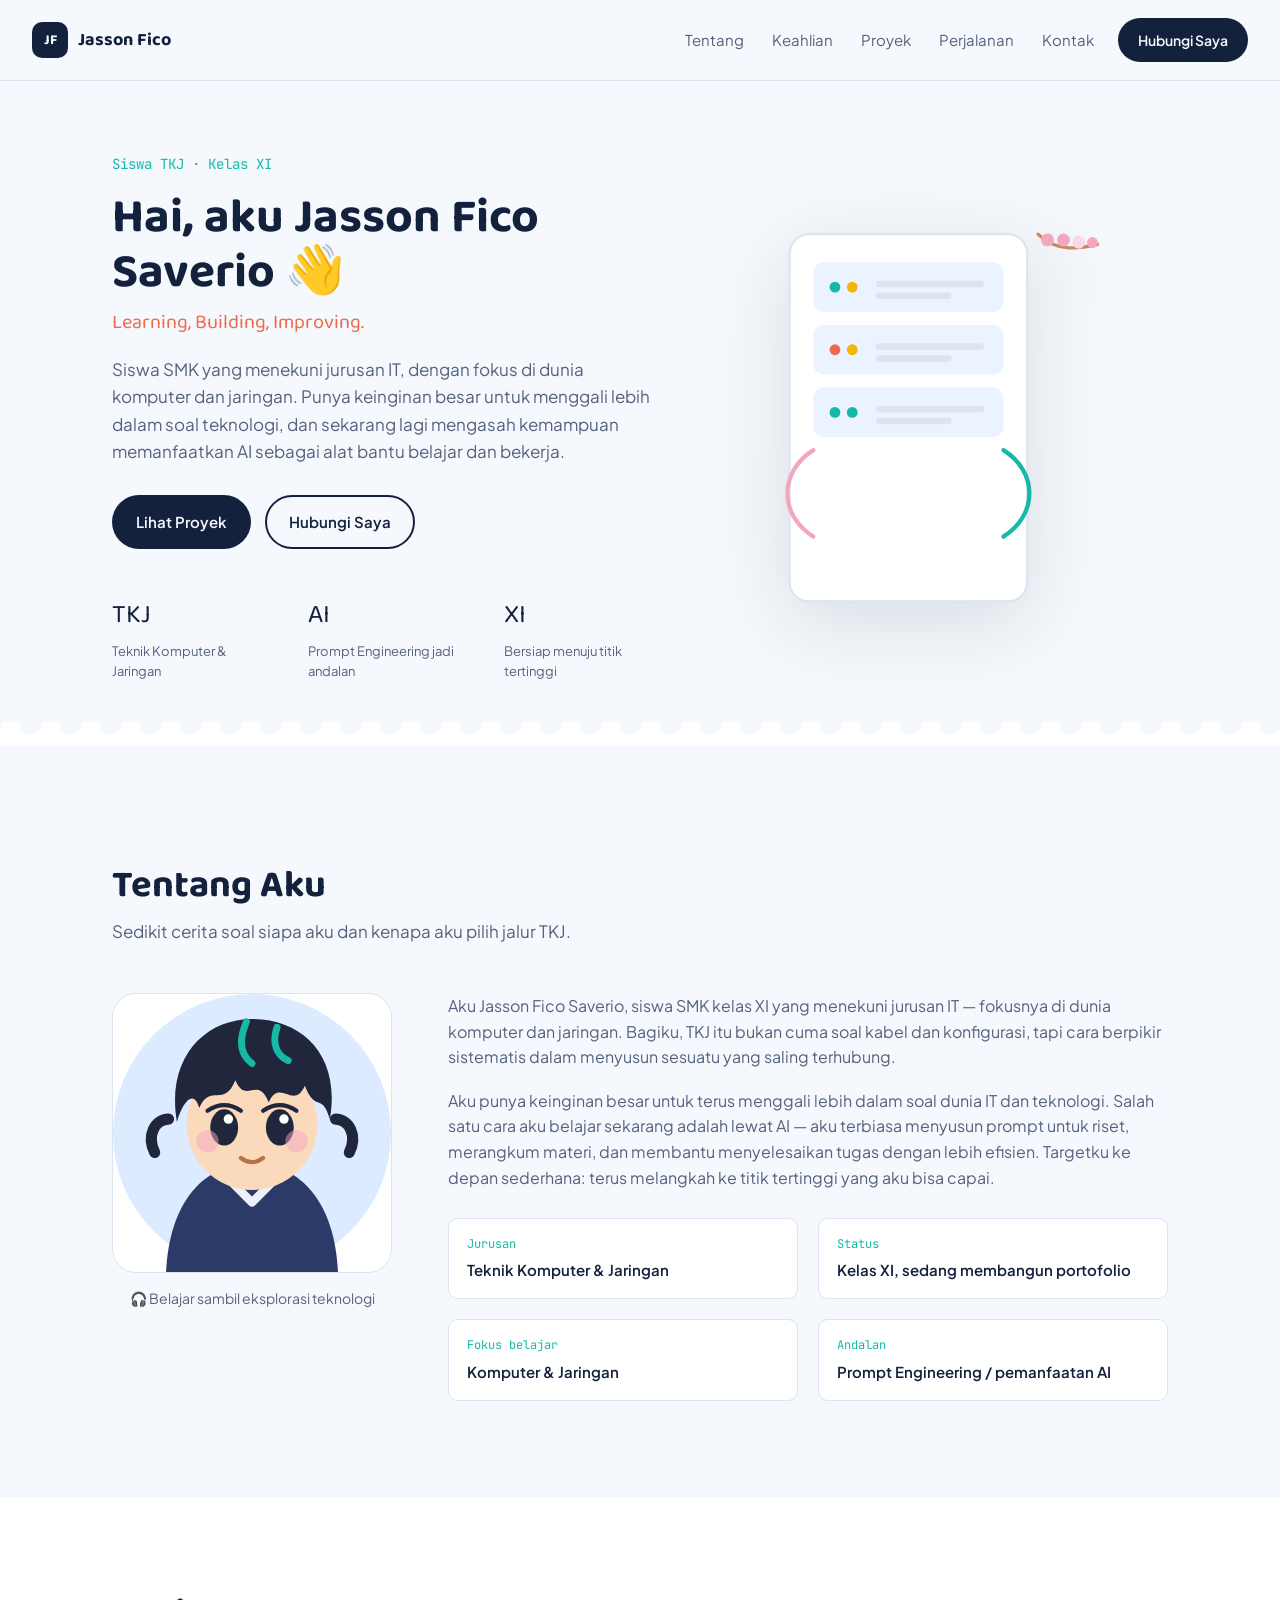
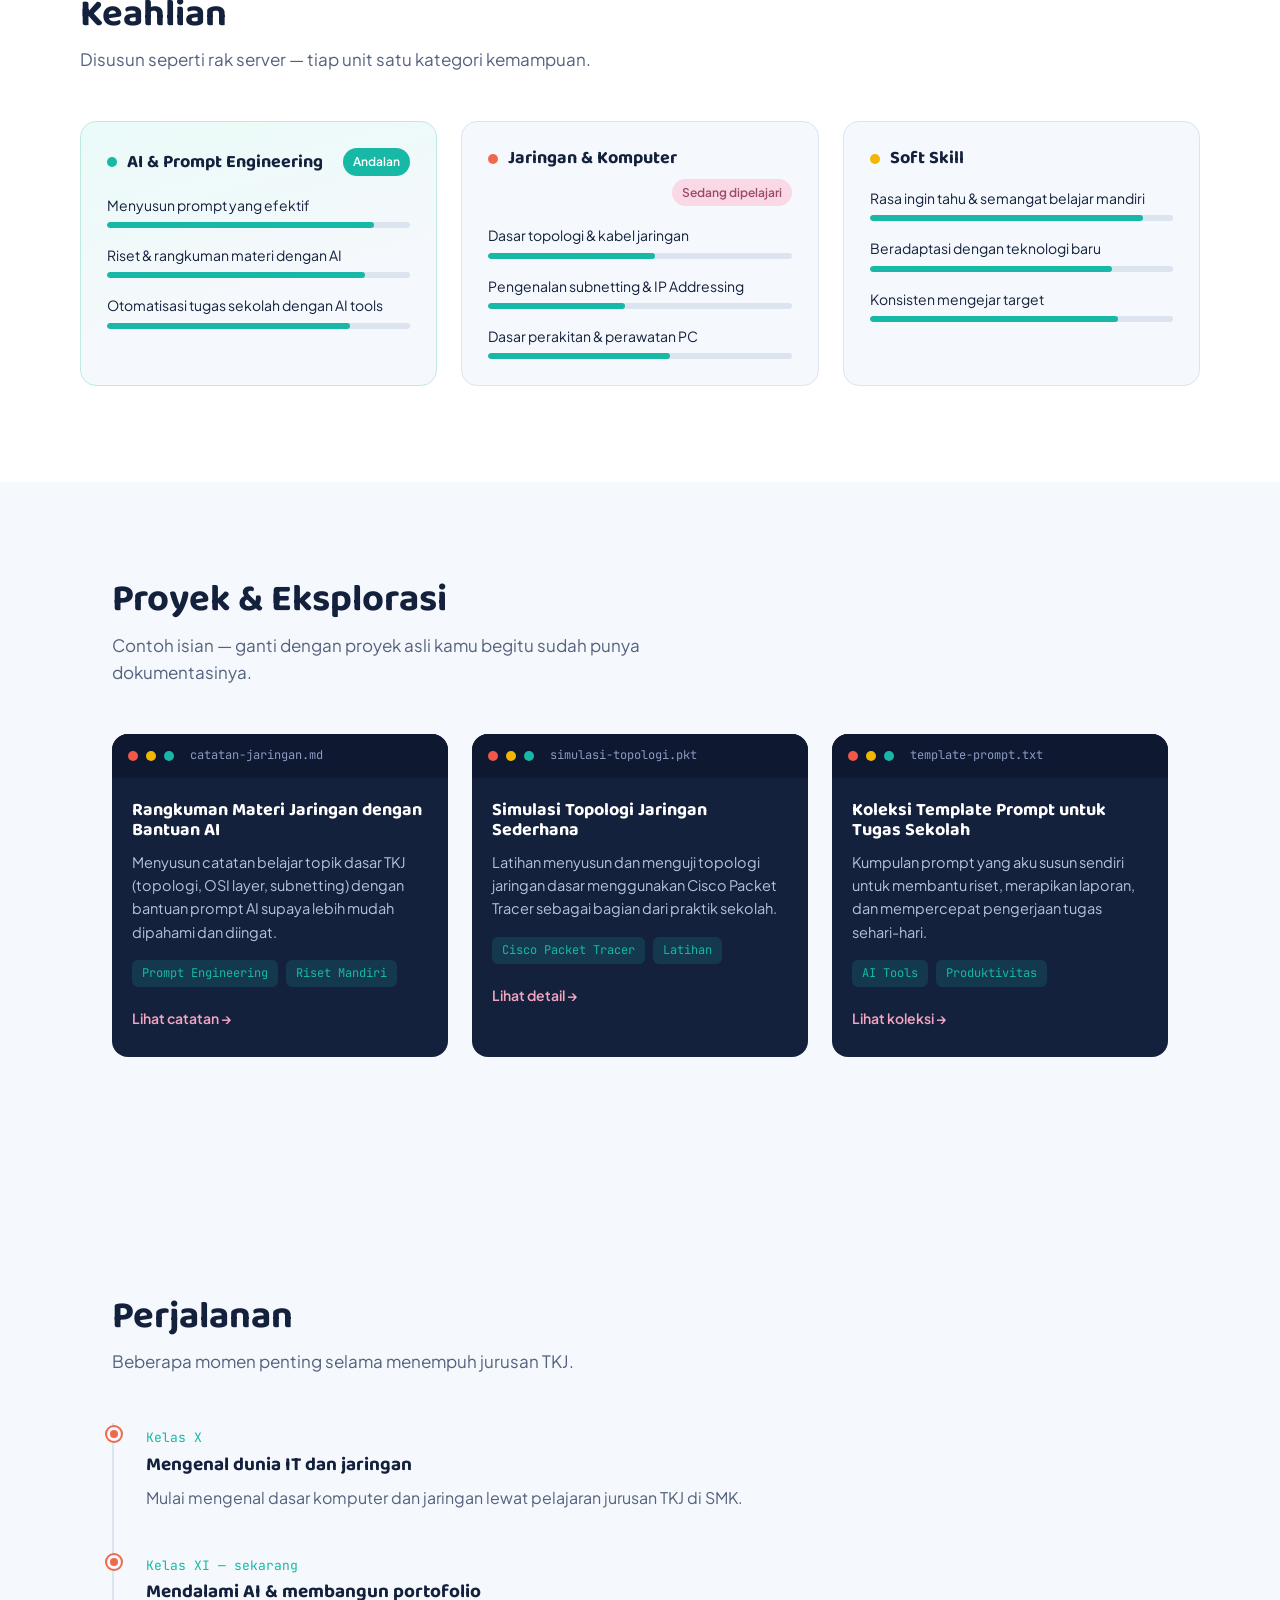
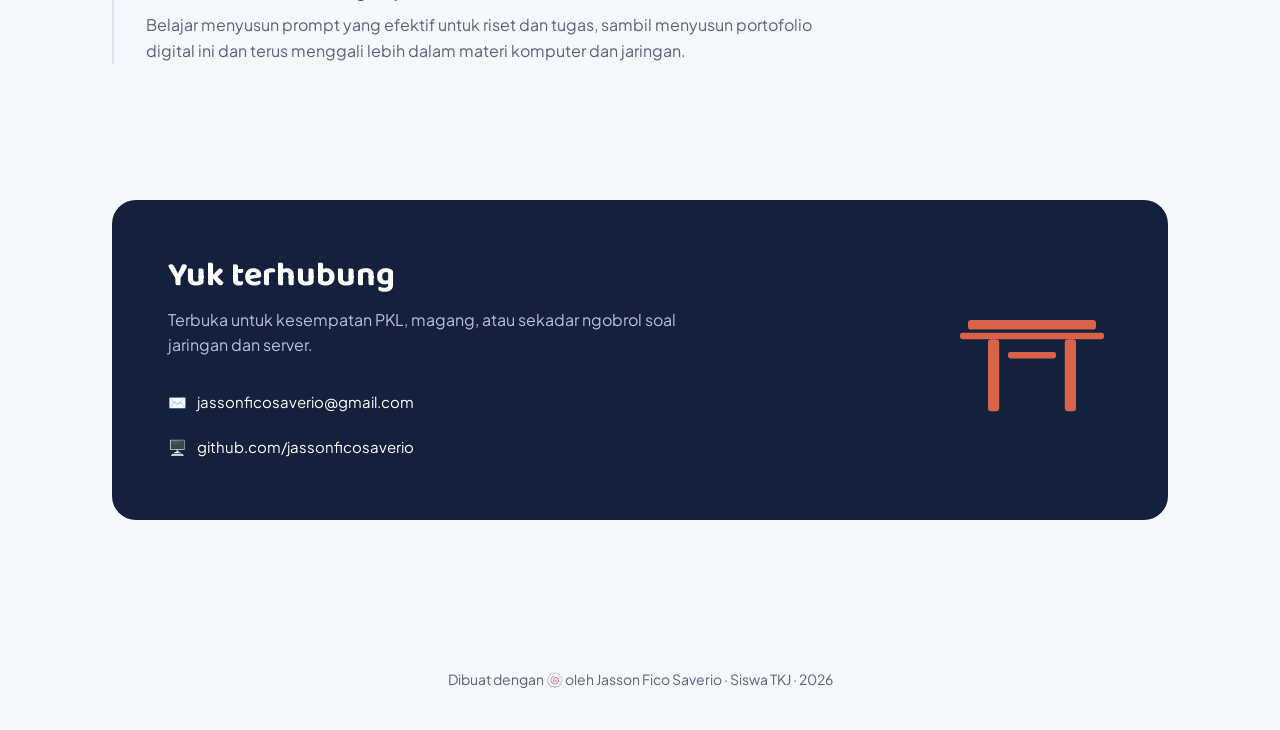
<file: index(2).html>
<!DOCTYPE html>
<html lang="id">
<head>
<meta charset="UTF-8">
<meta name="viewport" content="width=device-width, initial-scale=1.0">
<title>Jasson Fico Saverio — Siswa TKJ</title>
<meta name="description" content="Portofolio digital Jasson Fico Saverio, siswa Teknik Komputer dan Jaringan (TKJ).">
<link rel="preconnect" href="https://fonts.googleapis.com">
<link rel="preconnect" href="https://fonts.gstatic.com" crossorigin>
<link href="https://fonts.googleapis.com/css2?family=Baloo+2:wght@500;600;700;800&family=Plus+Jakarta+Sans:ital,wght@0,400;0,500;0,600;0,700;1,400&family=JetBrains+Mono:wght@400;500&display=swap" rel="stylesheet">
<link rel="stylesheet" href="style.css">
</head>
<body>

<!-- kelopak sakura dekoratif, dijalankan lewat script.js -->
<div class="sakura-layer" id="sakuraLayer" aria-hidden="true"></div>

<header class="navbar" id="navbar">
  <a href="#beranda" class="brand">
    <span class="brand-badge">JF</span>
    <span class="brand-text">Jasson Fico</span>
  </a>
  <nav class="nav-links" id="navLinks">
    <a href="#tentang">Tentang</a>
    <a href="#keahlian">Keahlian</a>
    <a href="#proyek">Proyek</a>
    <a href="#perjalanan">Perjalanan</a>
    <a href="#kontak">Kontak</a>
  </nav>
  <a href="#kontak" class="btn btn-primary btn-small">Hubungi Saya</a>
  <button class="nav-toggle" id="navToggle" aria-label="Buka menu" aria-expanded="false">
    <span></span><span></span><span></span>
  </button>
</header>

<main>

  <!-- ===== HERO ===== -->
  <section class="hero" id="beranda">
    <div class="hero-text">
      <p class="hero-kicker">Siswa TKJ · Kelas XI</p>
      <h1>Hai, aku Jasson Fico Saverio <span class="wave">👋</span></h1>
      <p class="hero-tagline">Learning, Building, Improving.</p>
      <p class="hero-desc">
        Siswa SMK yang menekuni jurusan IT, dengan fokus di dunia komputer dan jaringan. Punya keinginan besar untuk menggali lebih dalam soal teknologi, dan sekarang lagi mengasah kemampuan memanfaatkan AI sebagai alat bantu belajar dan bekerja.
      </p>
      <div class="hero-actions">
        <a href="#proyek" class="btn btn-primary">Lihat Proyek</a>
        <a href="#kontak" class="btn btn-outline">Hubungi Saya</a>
      </div>
      <!-- Kalau nanti sudah punya CV, tambahkan tombol lagi di sini, misalnya:
      <a href="link-cv-kamu.pdf" class="btn btn-outline" target="_blank">Unduh CV</a> -->
      <div class="hero-stats">
        <div class="stat">
          <span class="stat-num">TKJ</span>
          <span class="stat-label">Teknik Komputer &amp; Jaringan</span>
        </div>
        <div class="stat">
          <span class="stat-num">AI</span>
          <span class="stat-label">Prompt Engineering jadi andalan</span>
        </div>
        <div class="stat">
          <span class="stat-num">XI</span>
          <span class="stat-label">Bersiap menuju titik tertinggi</span>
        </div>
      </div>
    </div>

    <div class="hero-art" aria-hidden="true">
      <svg viewBox="0 0 420 420" class="rack-illustration">
        <!-- rak server sederhana -->
        <rect x="70" y="40" width="220" height="340" rx="18" fill="var(--surface)" stroke="var(--line)" stroke-width="2"/>
        <g class="rack-unit">
          <rect x="92" y="66" width="176" height="46" rx="10" fill="#EAF3FF"/>
          <circle cx="112" cy="89" r="5" fill="var(--teal)"/>
          <circle cx="128" cy="89" r="5" fill="var(--gold)"/>
          <rect x="150" y="83" width="100" height="6" rx="3" fill="var(--line)"/>
          <rect x="150" y="94" width="70" height="6" rx="3" fill="var(--line)"/>
        </g>
        <g class="rack-unit rack-unit-2">
          <rect x="92" y="124" width="176" height="46" rx="10" fill="#EAF3FF"/>
          <circle cx="112" cy="147" r="5" fill="var(--coral)"/>
          <circle cx="128" cy="147" r="5" fill="var(--gold)"/>
          <rect x="150" y="141" width="100" height="6" rx="3" fill="var(--line)"/>
          <rect x="150" y="152" width="70" height="6" rx="3" fill="var(--line)"/>
        </g>
        <g class="rack-unit rack-unit-3">
          <rect x="92" y="182" width="176" height="46" rx="10" fill="#EAF3FF"/>
          <circle cx="112" cy="205" r="5" fill="var(--teal)"/>
          <circle cx="128" cy="205" r="5" fill="var(--teal)"/>
          <rect x="150" y="199" width="100" height="6" rx="3" fill="var(--line)"/>
          <rect x="150" y="210" width="70" height="6" rx="3" fill="var(--line)"/>
        </g>
        <!-- kabel -->
        <path d="M92 240 C 60 260, 60 300, 92 320" fill="none" stroke="var(--sakura)" stroke-width="4" stroke-linecap="round"/>
        <path d="M268 240 C 300 260, 300 300, 268 320" fill="none" stroke="var(--teal)" stroke-width="4" stroke-linecap="round"/>
        <!-- ranting sakura kecil di pojok -->
        <g transform="translate(300,40) rotate(20)">
          <path d="M0 0 C 20 10, 40 0, 55 -10" fill="none" stroke="#C98A5A" stroke-width="3" stroke-linecap="round"/>
          <circle cx="10" cy="2" r="6" fill="var(--sakura)"/>
          <circle cx="24" cy="-3" r="6" fill="var(--sakura)"/>
          <circle cx="38" cy="-6" r="6" fill="var(--sakura-soft)"/>
          <circle cx="50" cy="-10" r="5" fill="var(--sakura)"/>
        </g>
      </svg>
    </div>
  </section>

  <div class="wave-divider" aria-hidden="true"></div>

  <!-- ===== TENTANG ===== -->
  <section class="section" id="tentang">
    <div class="section-head">
      <h2>Tentang Aku</h2>
      <p>Sedikit cerita soal siapa aku dan kenapa aku pilih jalur TKJ.</p>
    </div>

    <div class="about-grid">
      <div class="about-photo">
        <div class="photo-frame">
          <!-- Ilustrasi avatar orisinal — ganti dengan foto asli kamu kapan saja -->
          <svg viewBox="0 0 200 200" class="avatar-illustration" role="img" aria-label="Ilustrasi avatar Jasson bergaya anime">
            <circle cx="100" cy="100" r="100" fill="#DCEBFF"/>
            <!-- badan -->
            <path d="M38 208 C 38 152, 64 122, 100 122 C 136 122, 162 152, 162 208 Z" fill="#2B3A67"/>
            <path d="M78 128 L 100 150 L 122 128" fill="none" stroke="#EDF1FB" stroke-width="6" stroke-linecap="round" stroke-linejoin="round"/>
            <!-- wajah -->
            <circle cx="100" cy="94" r="47" fill="#FBD9BB"/>
            <!-- mata besar bergaya anime -->
            <g>
              <ellipse cx="80" cy="96" rx="10" ry="13" fill="#20263B"/>
              <circle cx="83" cy="90" r="3.4" fill="#FFFFFF"/>
              <ellipse cx="120" cy="96" rx="10" ry="13" fill="#20263B"/>
              <circle cx="123" cy="90" r="3.4" fill="#FFFFFF"/>
            </g>
            <path d="M68 84 Q 80 76, 92 84" fill="none" stroke="#20263B" stroke-width="3" stroke-linecap="round"/>
            <path d="M108 84 Q 120 76, 132 84" fill="none" stroke="#20263B" stroke-width="3" stroke-linecap="round"/>
            <path d="M92 118 Q 100 124, 108 118" fill="none" stroke="#B5734A" stroke-width="3" stroke-linecap="round"/>
            <circle cx="68" cy="106" r="8" fill="#F4A6C1" opacity="0.5"/>
            <circle cx="132" cy="106" r="8" fill="#F4A6C1" opacity="0.5"/>
            <!-- rambut spiky bergaya anime dengan aksen teal -->
            <path d="M46 92 C 38 46, 66 18, 100 18 C 136 18, 164 44, 156 90
                     C 150 70, 146 86, 138 66 C 130 84, 120 60, 112 78
                     C 104 58, 96 80, 88 62 C 80 82, 70 64, 62 82
                     C 58 68, 50 78, 46 92 Z" fill="#20263B"/>
            <path d="M96 20 C 90 34, 92 44, 100 50" fill="none" stroke="#17B8A6" stroke-width="5" stroke-linecap="round"/>
            <path d="M118 24 C 114 36, 118 44, 126 48" fill="none" stroke="#17B8A6" stroke-width="5" stroke-linecap="round"/>
            <path d="M40 90 C 30 90, 24 102, 30 114" fill="none" stroke="#20263B" stroke-width="8" stroke-linecap="round"/>
            <path d="M160 90 C 170 90, 176 102, 170 114" fill="none" stroke="#20263B" stroke-width="8" stroke-linecap="round"/>
          </svg>
        </div>
        <div class="photo-tag">🎧 Belajar sambil eksplorasi teknologi</div>
      </div>

      <div class="about-body">
        <p>
          Aku Jasson Fico Saverio, siswa SMK kelas XI yang menekuni jurusan IT — fokusnya di dunia komputer dan jaringan. Bagiku, TKJ itu bukan cuma soal kabel dan konfigurasi, tapi cara berpikir sistematis dalam menyusun sesuatu yang saling terhubung.
        </p>
        <p>
          Aku punya keinginan besar untuk terus menggali lebih dalam soal dunia IT dan teknologi. Salah satu cara aku belajar sekarang adalah lewat AI — aku terbiasa menyusun prompt untuk riset, merangkum materi, dan membantu menyelesaikan tugas dengan lebih efisien. Targetku ke depan sederhana: terus melangkah ke titik tertinggi yang aku bisa capai.
        </p>

        <div class="quick-facts">
          <div class="fact">
            <span class="fact-label">Jurusan</span>
            <span class="fact-value">Teknik Komputer &amp; Jaringan</span>
          </div>
          <div class="fact">
            <span class="fact-label">Status</span>
            <span class="fact-value">Kelas XI, sedang membangun portofolio</span>
          </div>
          <div class="fact">
            <span class="fact-label">Fokus belajar</span>
            <span class="fact-value">Komputer &amp; Jaringan</span>
          </div>
          <div class="fact">
            <span class="fact-label">Andalan</span>
            <span class="fact-value">Prompt Engineering / pemanfaatan AI</span>
          </div>
        </div>
      </div>
    </div>
  </section>

  <!-- ===== KEAHLIAN ===== -->
  <section class="section section-alt" id="keahlian">
    <div class="section-head">
      <h2>Keahlian</h2>
      <p>Disusun seperti rak server — tiap unit satu kategori kemampuan.</p>
    </div>

    <div class="rack-grid">

      <div class="rack-card rack-card-featured">
        <div class="rack-card-head">
          <span class="rack-led led-teal"></span>
          <h3>AI &amp; Prompt Engineering</h3>
          <span class="rack-badge">Andalan</span>
        </div>
        <ul class="skill-list">
          <li><span>Menyusun prompt yang efektif</span><div class="skill-bar"><i style="width:88%"></i></div></li>
          <li><span>Riset &amp; rangkuman materi dengan AI</span><div class="skill-bar"><i style="width:85%"></i></div></li>
          <li><span>Otomatisasi tugas sekolah dengan AI tools</span><div class="skill-bar"><i style="width:80%"></i></div></li>
        </ul>
      </div>

      <div class="rack-card">
        <div class="rack-card-head">
          <span class="rack-led led-coral"></span>
          <h3>Jaringan &amp; Komputer</h3>
          <span class="rack-badge rack-badge-muted">Sedang dipelajari</span>
        </div>
        <ul class="skill-list">
          <li><span>Dasar topologi &amp; kabel jaringan</span><div class="skill-bar"><i style="width:55%"></i></div></li>
          <li><span>Pengenalan subnetting &amp; IP Addressing</span><div class="skill-bar"><i style="width:45%"></i></div></li>
          <li><span>Dasar perakitan &amp; perawatan PC</span><div class="skill-bar"><i style="width:60%"></i></div></li>
        </ul>
      </div>

      <div class="rack-card">
        <div class="rack-card-head">
          <span class="rack-led led-gold"></span>
          <h3>Soft Skill</h3>
        </div>
        <ul class="skill-list">
          <li><span>Rasa ingin tahu &amp; semangat belajar mandiri</span><div class="skill-bar"><i style="width:90%"></i></div></li>
          <li><span>Beradaptasi dengan teknologi baru</span><div class="skill-bar"><i style="width:80%"></i></div></li>
          <li><span>Konsisten mengejar target</span><div class="skill-bar"><i style="width:82%"></i></div></li>
        </ul>
      </div>

    </div>
  </section>

  <!-- ===== PROYEK ===== -->
  <section class="section" id="proyek">
    <div class="section-head">
      <h2>Proyek &amp; Eksplorasi</h2>
      <p>Contoh isian — ganti dengan proyek asli kamu begitu sudah punya dokumentasinya.</p>
    </div>

    <div class="terminal-grid">

      <article class="terminal-card">
        <div class="terminal-bar">
          <span class="dot dot-red"></span><span class="dot dot-yellow"></span><span class="dot dot-green"></span>
          <span class="terminal-title">catatan-jaringan.md</span>
        </div>
        <div class="terminal-body">
          <h3>Rangkuman Materi Jaringan dengan Bantuan AI</h3>
          <p>Menyusun catatan belajar topik dasar TKJ (topologi, OSI layer, subnetting) dengan bantuan prompt AI supaya lebih mudah dipahami dan diingat.</p>
          <div class="tag-list">
            <span class="tag">Prompt Engineering</span>
            <span class="tag">Riset Mandiri</span>
          </div>
          <a href="#" class="terminal-link">Lihat catatan →</a>
        </div>
      </article>

      <article class="terminal-card">
        <div class="terminal-bar">
          <span class="dot dot-red"></span><span class="dot dot-yellow"></span><span class="dot dot-green"></span>
          <span class="terminal-title">simulasi-topologi.pkt</span>
        </div>
        <div class="terminal-body">
          <h3>Simulasi Topologi Jaringan Sederhana</h3>
          <p>Latihan menyusun dan menguji topologi jaringan dasar menggunakan Cisco Packet Tracer sebagai bagian dari praktik sekolah.</p>
          <div class="tag-list">
            <span class="tag">Cisco Packet Tracer</span>
            <span class="tag">Latihan</span>
          </div>
          <a href="#" class="terminal-link">Lihat detail →</a>
        </div>
      </article>

      <article class="terminal-card">
        <div class="terminal-bar">
          <span class="dot dot-red"></span><span class="dot dot-yellow"></span><span class="dot dot-green"></span>
          <span class="terminal-title">template-prompt.txt</span>
        </div>
        <div class="terminal-body">
          <h3>Koleksi Template Prompt untuk Tugas Sekolah</h3>
          <p>Kumpulan prompt yang aku susun sendiri untuk membantu riset, merapikan laporan, dan mempercepat pengerjaan tugas sehari-hari.</p>
          <div class="tag-list">
            <span class="tag">AI Tools</span>
            <span class="tag">Produktivitas</span>
          </div>
          <a href="#" class="terminal-link">Lihat koleksi →</a>
        </div>
      </article>

    </div>
  </section>

  <div class="wave-divider wave-divider-alt" aria-hidden="true"></div>

  <!-- ===== PERJALANAN / TIMELINE ===== -->
  <section class="section" id="perjalanan">
    <div class="section-head">
      <h2>Perjalanan</h2>
      <p>Beberapa momen penting selama menempuh jurusan TKJ.</p>
    </div>

    <ol class="timeline">
      <li class="timeline-item">
        <div class="timeline-dot"></div>
        <div class="timeline-content">
          <span class="timeline-date">Kelas X</span>
          <h3>Mengenal dunia IT dan jaringan</h3>
          <p>Mulai mengenal dasar komputer dan jaringan lewat pelajaran jurusan TKJ di SMK.</p>
        </div>
      </li>
      <li class="timeline-item">
        <div class="timeline-dot"></div>
        <div class="timeline-content">
          <span class="timeline-date">Kelas XI — sekarang</span>
          <h3>Mendalami AI &amp; membangun portofolio</h3>
          <p>Belajar menyusun prompt yang efektif untuk riset dan tugas, sambil menyusun portofolio digital ini dan terus menggali lebih dalam materi komputer dan jaringan.</p>
        </div>
      </li>
    </ol>
  </section>

  <!-- ===== KONTAK ===== -->
  <section class="section section-contact" id="kontak">
    <div class="contact-card">
      <div class="contact-text">
        <h2>Yuk terhubung</h2>
        <p>Terbuka untuk kesempatan PKL, magang, atau sekadar ngobrol soal jaringan dan server.</p>
        <div class="contact-list">
          <a href="mailto:jassonficosaverio@gmail.com" class="contact-item">
            <span class="contact-icon">✉️</span> jassonficosaverio@gmail.com
          </a>
          <a href="https://github.com/jassonficosaverio" target="_blank" rel="noopener" class="contact-item">
            <span class="contact-icon">🖥️</span> github.com/jassonficosaverio
          </a>
        </div>
      </div>
      <svg class="torii" viewBox="0 0 200 160" aria-hidden="true">
        <rect x="20" y="30" width="160" height="12" rx="4" fill="var(--coral)"/>
        <rect x="10" y="46" width="180" height="8" rx="3" fill="var(--coral)"/>
        <rect x="45" y="54" width="14" height="90" rx="4" fill="var(--coral)"/>
        <rect x="141" y="54" width="14" height="90" rx="4" fill="var(--coral)"/>
        <rect x="70" y="70" width="60" height="8" rx="3" fill="var(--coral)"/>
      </svg>
    </div>
  </section>

</main>

<footer class="footer">
  <p>Dibuat dengan 🍥 oleh Jasson Fico Saverio · Siswa TKJ · <span id="year"></span></p>
</footer>

<script src="script.js"></script>
</body>
</html>
</file>
<file: style.css>
/* =========================================
   TOKENS
========================================= */
:root {
  --bg: #F5F8FC;
  --surface: #FFFFFF;
  --ink: #14213D;
  --ink-soft: #55627E;
  --teal: #17B8A6;
  --coral: #EF6A4C;
  --gold: #F2B705;
  --sakura: #F4A6C1;
  --sakura-soft: #FBD8E6;
  --line: #DCE4F0;

  --font-display: 'Baloo 2', sans-serif;
  --font-body: 'Plus Jakarta Sans', sans-serif;
  --font-mono: 'JetBrains Mono', monospace;

  --max-width: 1120px;
  --radius-lg: 24px;
  --radius-md: 16px;
  --radius-sm: 10px;
}

* { box-sizing: border-box; }

html { scroll-behavior: smooth; }

@media (prefers-reduced-motion: reduce) {
  html { scroll-behavior: auto; }
  *, *::before, *::after { animation-duration: 0.001ms !important; transition-duration: 0.001ms !important; }
}

body {
  margin: 0;
  background: var(--bg);
  color: var(--ink);
  font-family: var(--font-body);
  line-height: 1.6;
  -webkit-font-smoothing: antialiased;
}

h1, h2, h3 {
  font-family: var(--font-display);
  color: var(--ink);
  margin: 0;
  line-height: 1.15;
}

p { margin: 0; }

a { color: inherit; text-decoration: none; }

ul, ol { margin: 0; padding: 0; list-style: none; }

img, svg { display: block; max-width: 100%; }

section, header, footer { position: relative; }

/* =========================================
   LAYOUT HELPERS
========================================= */
.section {
  max-width: var(--max-width);
  margin: 0 auto;
  padding: 96px 32px;
}

.section-alt {
  max-width: none;
  background: var(--surface);
}
.section-alt > * { max-width: var(--max-width); margin-left: auto; margin-right: auto; }
.section-alt .section-head,
.section-alt .rack-grid { max-width: var(--max-width); margin-left: auto; margin-right: auto; }

.section-head {
  max-width: 560px;
  margin-bottom: 48px;
}

.section-head h2 {
  font-size: clamp(28px, 3.4vw, 38px);
  margin-bottom: 10px;
}

.section-head p {
  color: var(--ink-soft);
  font-size: 17px;
}

/* =========================================
   SAKURA LAYER
========================================= */
.sakura-layer {
  position: fixed;
  inset: 0;
  pointer-events: none;
  z-index: 1;
  overflow: hidden;
}

.petal {
  position: absolute;
  top: -20px;
  width: 12px;
  height: 12px;
  background: var(--sakura);
  border-radius: 60% 0 60% 0;
  opacity: 0.55;
  animation: fall linear infinite;
}

@keyframes fall {
  to { transform: translateY(110vh) rotate(220deg); }
}

@media (prefers-reduced-motion: reduce) {
  .sakura-layer { display: none; }
}

/* =========================================
   NAVBAR
========================================= */
.navbar {
  position: sticky;
  top: 0;
  z-index: 50;
  display: flex;
  align-items: center;
  gap: 24px;
  padding: 18px 32px;
  background: rgba(245, 248, 252, 0.85);
  backdrop-filter: blur(10px);
  border-bottom: 1px solid var(--line);
}

.brand {
  display: flex;
  align-items: center;
  gap: 10px;
  font-family: var(--font-display);
  font-weight: 700;
  font-size: 18px;
  margin-right: auto;
}

.brand-badge {
  display: grid;
  place-items: center;
  width: 36px;
  height: 36px;
  border-radius: 10px;
  background: var(--ink);
  color: var(--bg);
  font-size: 14px;
}

.nav-links {
  display: flex;
  gap: 28px;
}

.nav-links a {
  font-size: 15px;
  color: var(--ink-soft);
  transition: color 0.15s ease;
}

.nav-links a:hover,
.nav-links a:focus-visible { color: var(--ink); }

.nav-toggle {
  display: none;
  flex-direction: column;
  gap: 5px;
  background: none;
  border: none;
  cursor: pointer;
  padding: 6px;
}

.nav-toggle span {
  width: 22px;
  height: 2px;
  background: var(--ink);
  border-radius: 2px;
}

/* =========================================
   BUTTONS
========================================= */
.btn {
  display: inline-flex;
  align-items: center;
  gap: 8px;
  padding: 13px 22px;
  border-radius: 999px;
  font-weight: 600;
  font-size: 15px;
  border: 2px solid transparent;
  transition: transform 0.15s ease, background 0.15s ease, border-color 0.15s ease;
}

.btn:hover { transform: translateY(-2px); }

.btn-primary {
  background: var(--ink);
  color: var(--bg);
}
.btn-primary:hover { background: #0C1730; }

.btn-outline {
  border-color: var(--ink);
  color: var(--ink);
}
.btn-outline:hover { background: var(--ink); color: var(--bg); }

.btn-small { padding: 9px 18px; font-size: 14px; }

/* =========================================
   HERO
========================================= */
.hero {
  max-width: var(--max-width);
  margin: 0 auto;
  padding: 72px 32px 40px;
  display: grid;
  grid-template-columns: 1.1fr 0.9fr;
  gap: 48px;
  align-items: center;
  position: relative;
  z-index: 2;
}

.hero-kicker {
  font-family: var(--font-mono);
  font-size: 14px;
  color: var(--teal);
  margin-bottom: 14px;
}

.hero-text h1 {
  font-size: clamp(32px, 4.4vw, 48px);
  margin-bottom: 6px;
}

.wave {
  display: inline-block;
  animation: wave 2.2s ease-in-out infinite;
  transform-origin: 70% 70%;
}

@keyframes wave {
  0%, 100% { transform: rotate(0deg); }
  15% { transform: rotate(14deg); }
  30% { transform: rotate(-8deg); }
  45% { transform: rotate(14deg); }
  60% { transform: rotate(0deg); }
}

.hero-tagline {
  font-family: var(--font-display);
  font-size: 20px;
  color: var(--coral);
  margin: 6px 0 18px;
}

.hero-desc {
  color: var(--ink-soft);
  font-size: 17px;
  max-width: 46ch;
  margin-bottom: 30px;
}

.hero-actions {
  display: flex;
  gap: 14px;
  margin-bottom: 46px;
  flex-wrap: wrap;
}

.hero-stats {
  display: flex;
  gap: 36px;
  flex-wrap: wrap;
}

.stat { display: flex; flex-direction: column; gap: 4px; }

.stat-num {
  font-family: var(--font-display);
  font-size: 26px;
  color: var(--ink);
}

.stat-label {
  font-size: 13px;
  color: var(--ink-soft);
  max-width: 16ch;
}

.hero-art { position: relative; }

.rack-illustration {
  width: 100%;
  height: auto;
  filter: drop-shadow(0 20px 40px rgba(20, 33, 61, 0.12));
}

.rack-unit .rack-led,
.rack-unit circle { }

.rack-unit-2 circle:first-of-type,
.rack-unit-3 circle:first-of-type {
  animation: blink 2.6s ease-in-out infinite;
}

.rack-unit circle:first-of-type { animation: blink 2.6s ease-in-out infinite; }
.rack-unit-2 circle:first-of-type { animation-delay: 0.6s; }
.rack-unit-3 circle:first-of-type { animation-delay: 1.2s; }

@keyframes blink {
  0%, 100% { opacity: 1; }
  50% { opacity: 0.25; }
}

/* =========================================
   WAVE DIVIDER (seigaiha-inspired)
========================================= */
.wave-divider {
  height: 46px;
  background-image: radial-gradient(circle at 10px 0, transparent 12px, var(--surface) 13px);
  background-size: 40px 24px;
  background-position: center top;
  background-repeat: repeat-x;
}

.wave-divider-alt {
  background-image: radial-gradient(circle at 10px 0, transparent 12px, var(--bg) 13px);
}

/* =========================================
   ABOUT
========================================= */
.about-grid {
  display: grid;
  grid-template-columns: 280px 1fr;
  gap: 56px;
  align-items: start;
}

.photo-frame {
  aspect-ratio: 1;
  border-radius: var(--radius-lg);
  background: var(--surface);
  border: 1px solid var(--line);
  overflow: hidden;
  display: grid;
  place-items: center;
}

.avatar-illustration { width: 100%; height: 100%; }

.photo-tag {
  margin-top: 14px;
  font-size: 14px;
  color: var(--ink-soft);
  text-align: center;
}

.about-body p {
  color: var(--ink-soft);
  margin-bottom: 18px;
  max-width: 62ch;
}

.quick-facts {
  display: grid;
  grid-template-columns: 1fr 1fr;
  gap: 20px;
  margin-top: 28px;
}

.fact {
  display: flex;
  flex-direction: column;
  gap: 4px;
  padding: 16px 18px;
  background: var(--surface);
  border: 1px solid var(--line);
  border-radius: var(--radius-sm);
}

.fact-label {
  font-family: var(--font-mono);
  font-size: 12px;
  color: var(--teal);
}

.fact-value {
  font-size: 15px;
  color: var(--ink);
  font-weight: 600;
}

/* =========================================
   KEAHLIAN — RACK CARDS
========================================= */
.rack-grid {
  display: grid;
  grid-template-columns: repeat(3, 1fr);
  gap: 24px;
}

.rack-card {
  background: var(--bg);
  border: 1px solid var(--line);
  border-radius: var(--radius-md);
  padding: 26px;
}

.rack-card-featured {
  background: linear-gradient(165deg, #EAFBF8, var(--bg) 60%);
  border-color: #BFEAE4;
}

.rack-card-head {
  display: flex;
  align-items: center;
  gap: 10px;
  margin-bottom: 18px;
  flex-wrap: wrap;
}

.rack-card-head h3 {
  font-size: 18px;
}

.rack-led {
  width: 10px;
  height: 10px;
  border-radius: 50%;
  flex-shrink: 0;
}
.led-teal { background: var(--teal); }
.led-coral { background: var(--coral); }
.led-gold { background: var(--gold); }

.rack-badge {
  margin-left: auto;
  font-size: 12px;
  font-weight: 600;
  padding: 4px 10px;
  border-radius: 999px;
  background: var(--teal);
  color: #fff;
}

.rack-badge-muted {
  background: var(--sakura-soft);
  color: #9C4A6A;
}

.skill-list li {
  display: flex;
  flex-direction: column;
  gap: 6px;
  margin-bottom: 16px;
}
.skill-list li:last-child { margin-bottom: 0; }

.skill-list span {
  font-size: 14px;
  color: var(--ink);
}

.skill-bar {
  height: 6px;
  border-radius: 999px;
  background: var(--line);
  overflow: hidden;
}

.skill-bar i {
  display: block;
  height: 100%;
  background: var(--teal);
  border-radius: inherit;
}

/* =========================================
   PROYEK — TERMINAL CARDS
========================================= */
.terminal-grid {
  display: grid;
  grid-template-columns: repeat(3, 1fr);
  gap: 24px;
}

.terminal-card {
  background: #14213D;
  border-radius: var(--radius-md);
  overflow: hidden;
  color: #E7ECF7;
}

.terminal-bar {
  display: flex;
  align-items: center;
  gap: 8px;
  padding: 12px 16px;
  background: #0E1830;
}

.dot { width: 10px; height: 10px; border-radius: 50%; }
.dot-red { background: #F1584B; }
.dot-yellow { background: #F2B705; }
.dot-green { background: #17B8A6; }

.terminal-title {
  margin-left: 8px;
  font-family: var(--font-mono);
  font-size: 12px;
  color: #8C9AC2;
}

.terminal-body { padding: 22px 20px 26px; }

.terminal-body h3 {
  color: #fff;
  font-size: 18px;
  margin-bottom: 10px;
}

.terminal-body p {
  color: #B7C1DE;
  font-size: 14.5px;
  margin-bottom: 16px;
}

.tag-list {
  display: flex;
  gap: 8px;
  flex-wrap: wrap;
  margin-bottom: 18px;
}

.tag {
  font-family: var(--font-mono);
  font-size: 12px;
  padding: 4px 10px;
  border-radius: 6px;
  background: rgba(23, 184, 166, 0.15);
  color: var(--teal);
}

.terminal-link {
  font-size: 14px;
  font-weight: 600;
  color: var(--sakura);
}

/* =========================================
   TIMELINE
========================================= */
.timeline {
  position: relative;
  padding-left: 32px;
  border-left: 2px solid var(--line);
  display: flex;
  flex-direction: column;
  gap: 40px;
}

.timeline-item { position: relative; }

.timeline-dot {
  position: absolute;
  left: -39px;
  top: 4px;
  width: 14px;
  height: 14px;
  border-radius: 50%;
  background: var(--coral);
  border: 3px solid var(--bg);
  box-shadow: 0 0 0 2px var(--coral);
}

.timeline-date {
  font-family: var(--font-mono);
  font-size: 13px;
  color: var(--teal);
}

.timeline-content h3 {
  font-size: 19px;
  margin: 6px 0 8px;
}

.timeline-content p {
  color: var(--ink-soft);
  max-width: 58ch;
}

/* =========================================
   CONTACT
========================================= */
.section-contact { padding-top: 40px; padding-bottom: 120px; }

.contact-card {
  background: var(--ink);
  color: #fff;
  border-radius: var(--radius-lg);
  padding: 56px;
  display: grid;
  grid-template-columns: 1.3fr 0.7fr;
  gap: 32px;
  align-items: center;
  overflow: hidden;
}

.contact-text h2 { color: #fff; margin-bottom: 12px; font-size: clamp(26px, 3vw, 34px); }

.contact-text p {
  color: #B7C1DE;
  max-width: 46ch;
  margin-bottom: 28px;
}

.contact-list {
  display: flex;
  flex-direction: column;
  gap: 12px;
}

.contact-item {
  display: inline-flex;
  align-items: center;
  gap: 10px;
  font-size: 15px;
  width: fit-content;
  padding: 4px 0;
  border-bottom: 1px solid transparent;
  transition: border-color 0.15s ease;
}

.contact-item:hover { border-color: var(--sakura); }

.torii { justify-self: end; width: 160px; opacity: 0.9; }

@media (max-width: 720px) {
  .contact-card { grid-template-columns: 1fr; }
  .torii { justify-self: start; width: 120px; }
}

/* =========================================
   FOOTER
========================================= */
.footer {
  text-align: center;
  padding: 28px 20px 40px;
  color: var(--ink-soft);
  font-size: 14px;
}

/* =========================================
   RESPONSIVE
========================================= */
@media (max-width: 960px) {
  .hero { grid-template-columns: 1fr; }
  .hero-art { order: -1; max-width: 320px; margin: 0 auto; }
  .about-grid { grid-template-columns: 1fr; }
  .photo-frame { max-width: 260px; margin: 0 auto; }
  .rack-grid, .terminal-grid { grid-template-columns: 1fr; }
}

@media (max-width: 720px) {
  .nav-links, .navbar .btn-primary { display: none; }
  .nav-toggle { display: flex; }

  .navbar.nav-open .nav-links {
    display: flex;
    flex-direction: column;
    position: absolute;
    top: 100%;
    left: 0;
    right: 0;
    background: var(--surface);
    padding: 20px 32px;
    border-bottom: 1px solid var(--line);
  }

  .quick-facts { grid-template-columns: 1fr; }
  .section { padding: 64px 20px; }
  .contact-card { padding: 36px 26px; }
}
</file>
